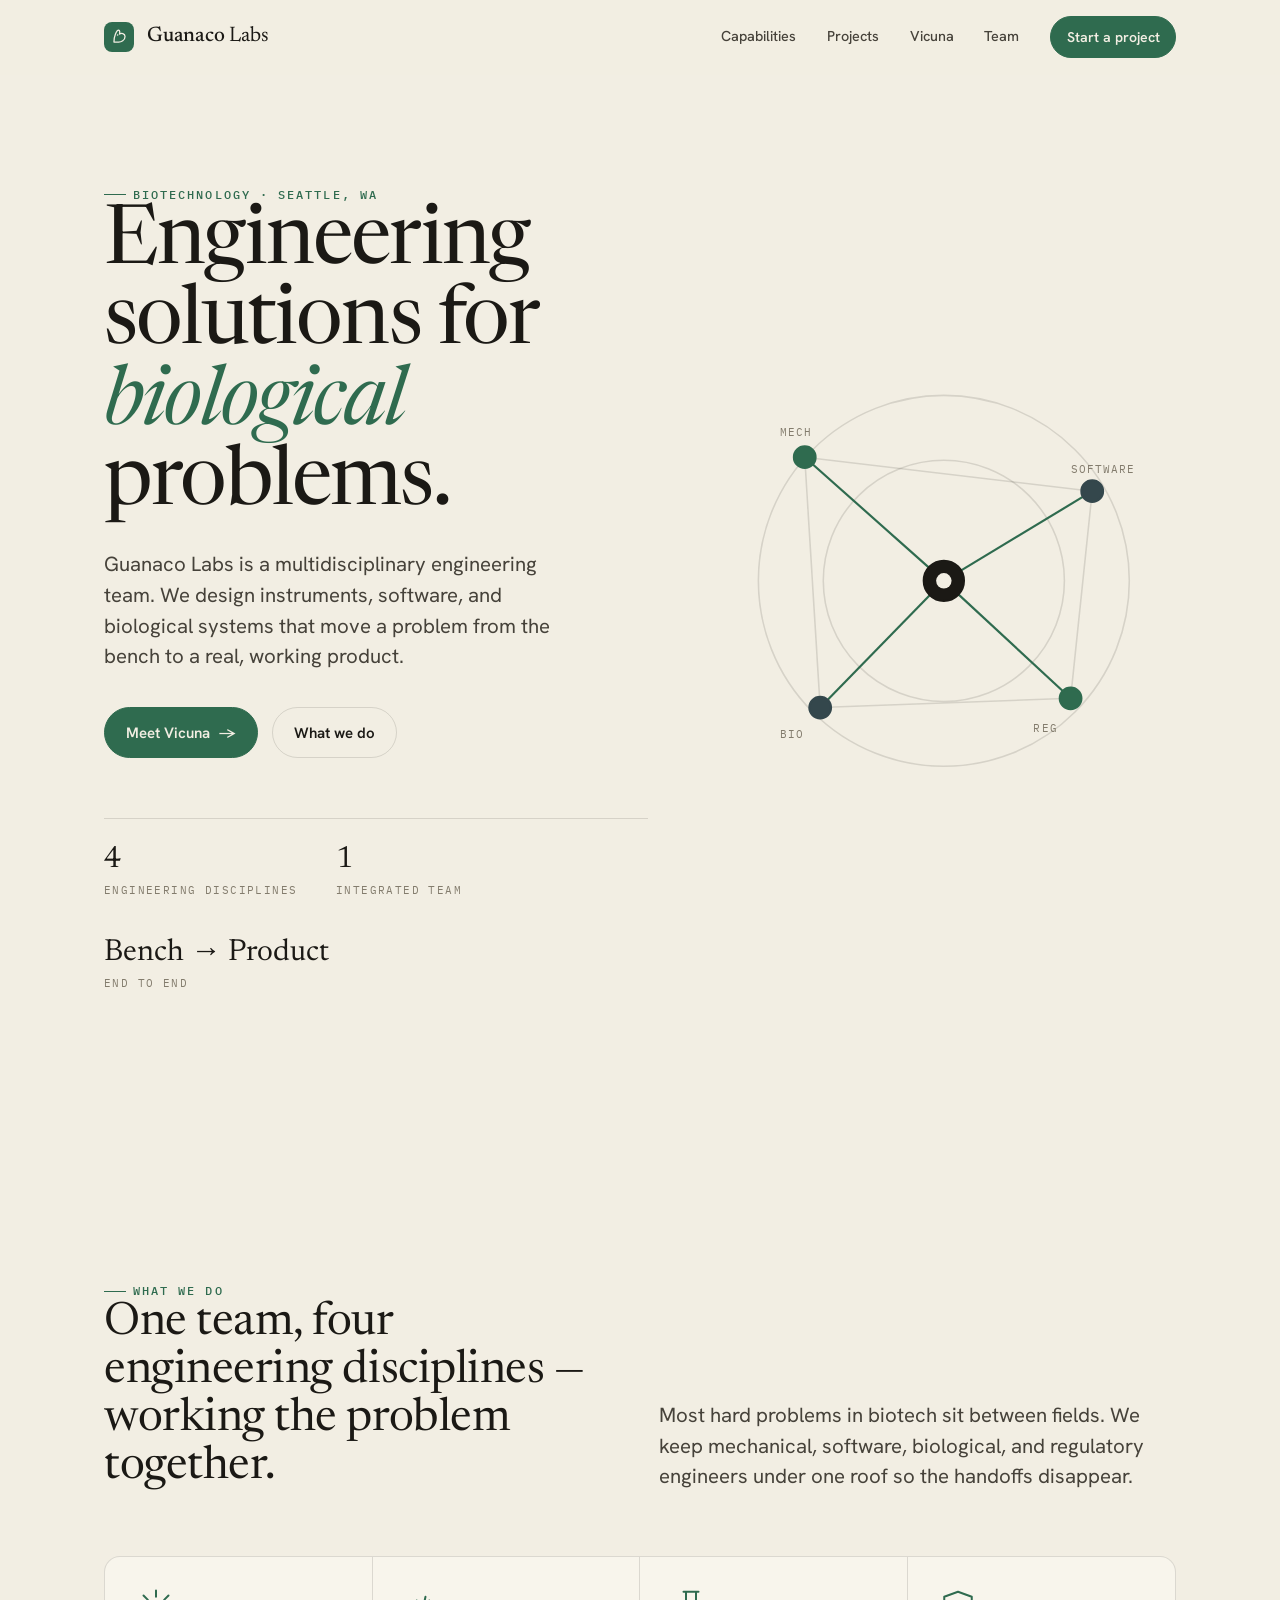
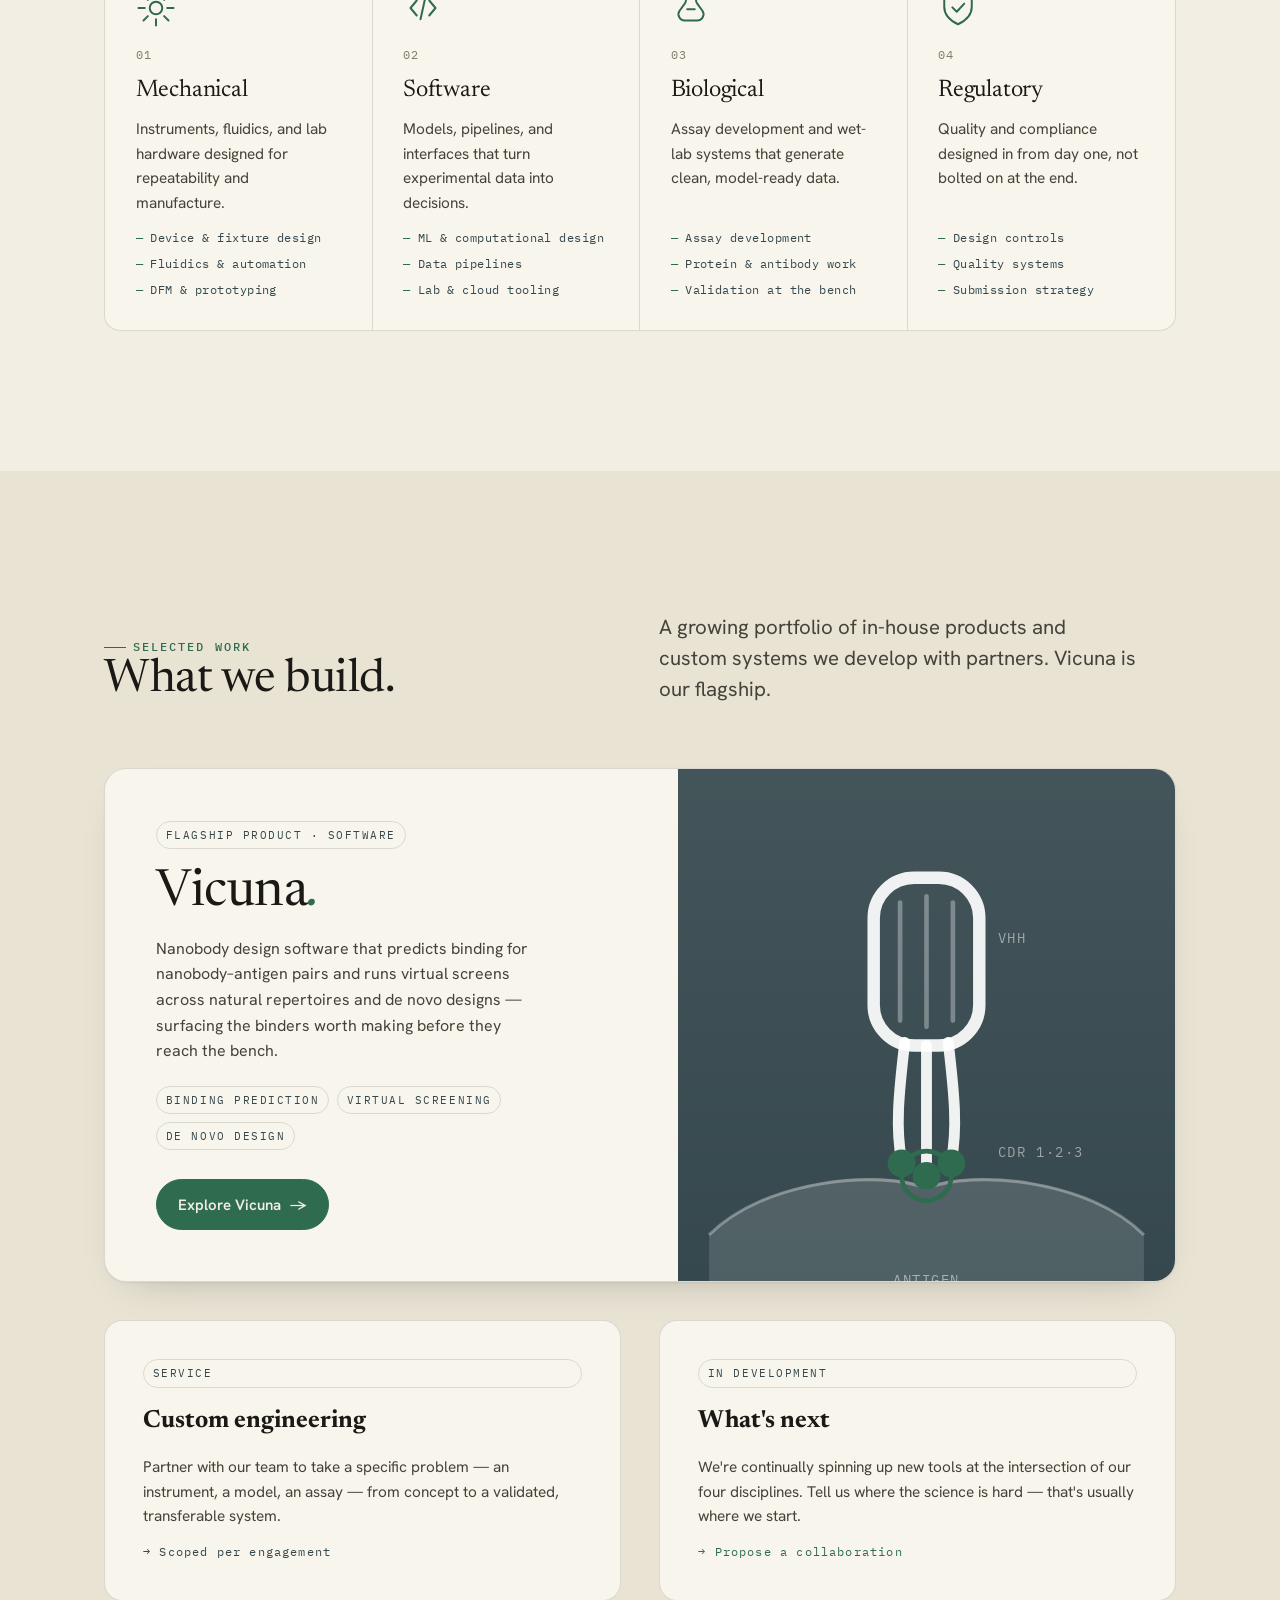
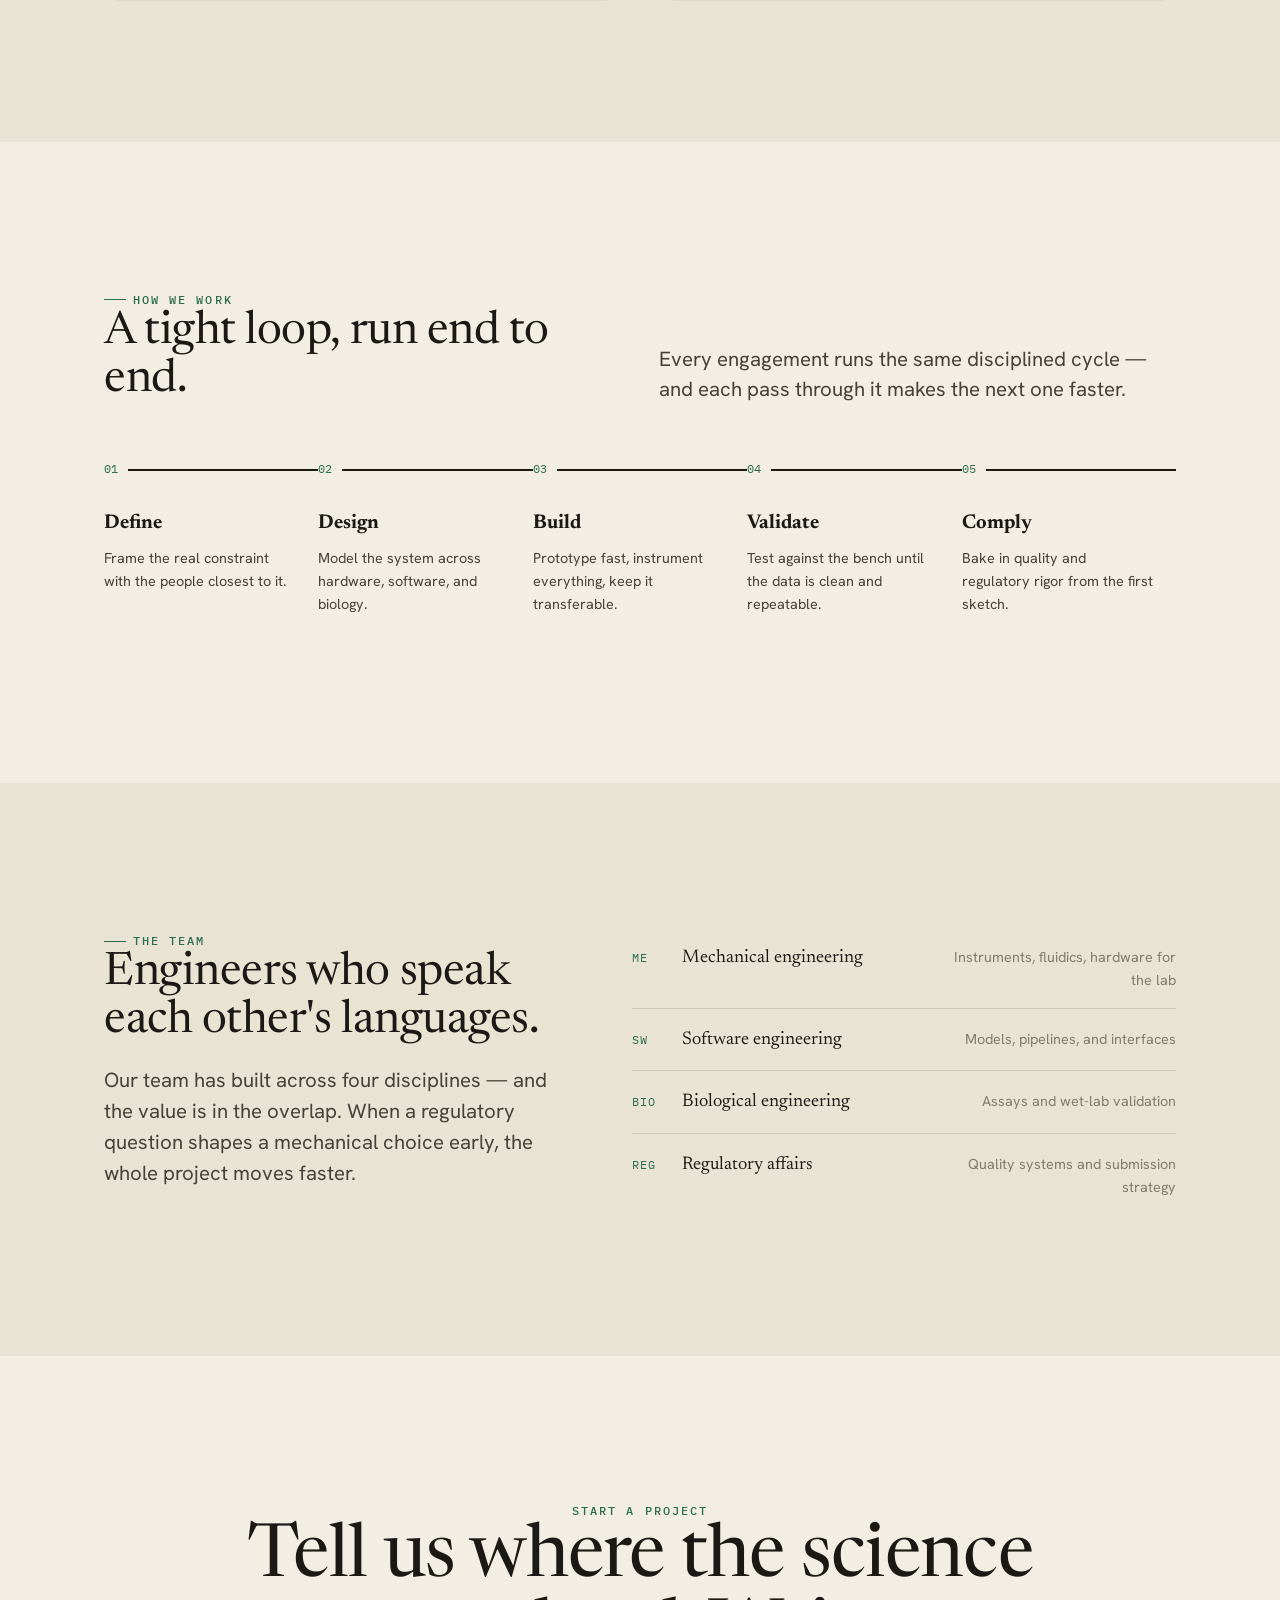
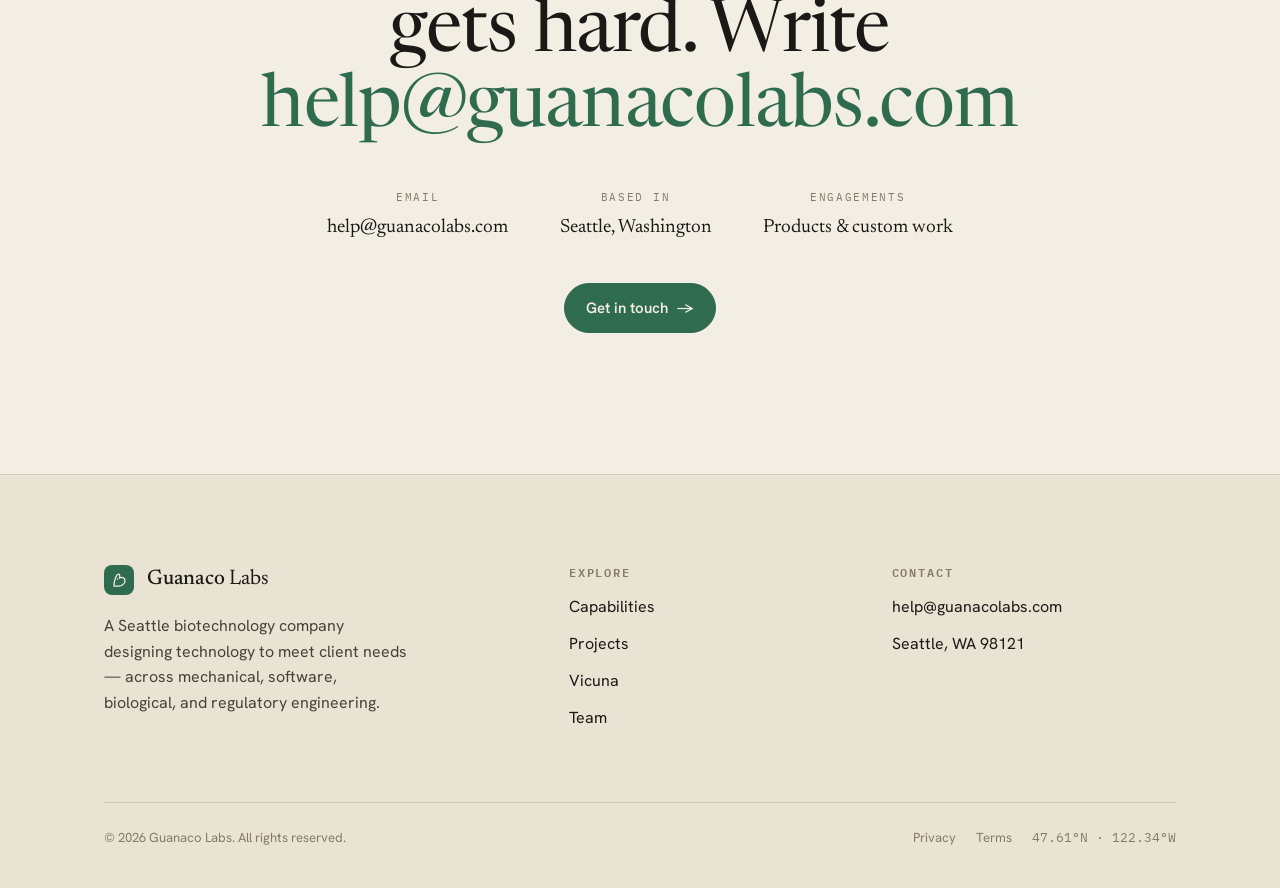
<file: index.html>
<!DOCTYPE html>
<html lang="en" data-theme="light">
<head>
<meta charset="UTF-8" />
<meta name="viewport" content="width=device-width, initial-scale=1.0" />
<title>Guanaco Labs — Biotechnology, engineered</title>
<meta name="description" content="Guanaco Labs is a Seattle biotechnology company designing technology to meet client needs — across mechanical, software, biological, and regulatory engineering." />
<link rel="preconnect" href="https://fonts.googleapis.com" />
<link rel="preconnect" href="https://fonts.gstatic.com" crossorigin />
<link rel="stylesheet" href="styles.css" />
<script>
  /* enable entrance animations unless ?noanim (reduced-motion is handled in CSS) */
  (function () {
    try {
      if (location.search.indexOf('noanim') < 0) document.documentElement.classList.add('anim');
    } catch (e) { document.documentElement.classList.add('anim'); }
  })();
</script>
<style>
  /* ===== page-specific ===== */
  .hero { position: relative; padding-top: clamp(48px, 8vw, 104px); padding-bottom: var(--section-y); overflow: hidden; }
  .hero-grid { display: grid; grid-template-columns: 1.08fr .92fr; gap: clamp(32px, 5vw, 72px); align-items: center; }
  .hero h1 { font-size: clamp(2.7rem, 6.4vw, 5.4rem); line-height: .98; letter-spacing: -.022em; }
  .hero h1 em { font-style: italic; color: var(--accent); }
  .hero .lead { margin-top: 1.5rem; max-width: 44ch; }
  .hero-cta { display: flex; flex-wrap: wrap; gap: 14px; margin-top: 2.2rem; }
  .hero-meta { display:flex; flex-wrap:wrap; gap: clamp(20px,3vw,44px); margin-top: clamp(36px,5vw,60px); padding-top: 26px; border-top: 1px solid var(--line); }
  .hero-meta .stat .n { font-family: var(--font-serif); font-size: 1.9rem; line-height:1; }
  .hero-meta .stat .l { font-family: var(--font-mono); font-size:.68rem; letter-spacing:.13em; text-transform:uppercase; color: var(--muted); margin-top:.6em; }
  .hero-visual { position: relative; aspect-ratio: 1/1; }
  [data-motif="off"] .hero-visual { display: none; }
  [data-motif="off"] .hero-grid { grid-template-columns: 1fr; max-width: 56rem; }
  @media (max-width: 860px){ .hero-grid { grid-template-columns: 1fr; } .hero-visual { max-width: 440px; margin-inline:auto; order:-1; } }

  .lattice { width:100%; height:100%; overflow:visible; }
  .lattice .edge { stroke: var(--line); stroke-width:1; }
  .lattice .edge.live { stroke: var(--accent); stroke-width:1.4; }
  .lattice .node { fill: var(--paper); stroke: var(--ink); stroke-width:1.4; }
  .lattice .node.accent { fill: var(--accent); stroke: var(--accent); }
  .lattice .node.slate { fill: var(--slate); stroke: var(--slate); }
  .lattice .ring { fill:none; stroke: var(--line); stroke-width:1; }
  .lattice .lab { font-family: var(--font-mono); font-size: 7px; letter-spacing:.1em; text-transform:uppercase; fill: var(--muted); }
  @media (prefers-reduced-motion: no-preference){
    .lattice .spin { transform-origin: 50% 50%; animation: spin 60s linear infinite; }
    .lattice .pulse { animation: pdot 4s ease-in-out infinite; }
    .lattice .pulse.b { animation-delay: 1.3s; } .lattice .pulse.c { animation-delay: 2.6s; }
  }
  @keyframes spin { to { transform: rotate(360deg); } }
  @keyframes pdot { 0%,100%{ opacity:.25 } 50%{ opacity:1 } }

  /* capabilities */
  .cap-head { display:grid; grid-template-columns: 1fr 1fr; gap: var(--gap); align-items:end; margin-bottom: clamp(40px,5vw,64px); }
  .cap-head h2 { font-size: clamp(2rem, 3.6vw, 3.1rem); }
  @media (max-width:780px){ .cap-head { grid-template-columns:1fr; } }
  .caps { display:grid; grid-template-columns: repeat(4, 1fr); gap: 0; border:1px solid var(--line); border-radius: 16px; overflow:hidden; background: var(--card); }
  .cap {
    padding: clamp(24px,2.4vw,34px); border-right:1px solid var(--line);
    display:flex; flex-direction:column; gap:14px; min-height: 290px;
    transition: background .3s;
  }
  .cap:last-child { border-right:0; }
  .cap:hover { background: var(--paper-2); }
  .cap .num { font-family:var(--font-mono); font-size:.72rem; color: var(--muted); letter-spacing:.1em; }
  .cap .ico { width:40px; height:40px; color: var(--accent); margin-bottom: 4px;}
  .cap h3 { font-size: 1.5rem; }
  .cap p { color: var(--ink-soft); font-size:.96rem; }
  .cap ul { list-style:none; padding:0; margin-top:auto; display:flex; flex-direction:column; gap:.45em; }
  .cap li { font-family:var(--font-mono); font-size:.72rem; color: var(--slate); letter-spacing:.04em; display:flex; gap:.6em; }
  .cap li::before { content:"—"; color: var(--accent); }
  @media (max-width: 980px){ .caps { grid-template-columns: 1fr 1fr; } .cap:nth-child(2){border-right:0} .cap:nth-child(1),.cap:nth-child(2){border-bottom:1px solid var(--line)} }
  @media (max-width: 560px){ .caps { grid-template-columns: 1fr; } .cap { border-right:0; border-bottom:1px solid var(--line); min-height:0; } .cap:last-child{border-bottom:0} }

  /* projects */
  .projects { background: var(--paper-2); }
  .proj-flag {
    display:grid; grid-template-columns: 1.05fr 1fr; gap: clamp(28px,4vw,56px); align-items:center;
    background: var(--card); border:1px solid var(--line); border-radius: 22px; overflow:hidden;
    box-shadow: var(--shadow);
  }
  .proj-flag .pf-body { padding: clamp(32px,4vw,56px); }
  .proj-flag h3 { font-size: clamp(2.2rem,4vw,3.4rem); margin: .35em 0 .3em; }
  .proj-flag h3 em { font-style: italic; color: var(--accent); }
  .proj-flag p { color: var(--ink-soft); max-width: 42ch; }
  .pf-feats { display:flex; flex-wrap:wrap; gap:8px; margin: 1.4em 0 1.8em; }
  .pf-visual { align-self:stretch; background: var(--slate); position:relative; min-height: 360px; overflow:hidden; }
  .pf-visual .ab { position:absolute; inset:0; }
  @media (max-width: 860px){ .proj-flag { grid-template-columns:1fr; } .pf-visual { order:-1; min-height: 280px; } }

  .proj-row { display:grid; grid-template-columns: repeat(2,1fr); gap: var(--gap); margin-top: var(--gap); }
  .proj-card {
    background: var(--card); border:1px solid var(--line); border-radius: 18px; padding: clamp(26px,3vw,38px);
    display:flex; flex-direction:column; gap:14px; transition: transform .3s cubic-bezier(.2,.8,.2,1), box-shadow .3s, border-color .3s;
  }
  .proj-card:hover { transform: translateY(-4px); box-shadow: var(--shadow); border-color: color-mix(in srgb, var(--accent) 40%, var(--line)); }
  .proj-card h4 { font-family: var(--font-serif); font-size: 1.55rem; }
  .proj-card p { color: var(--ink-soft); font-size:.96rem; }
  .proj-card .status { margin-top:auto; }
  @media (max-width: 680px){ .proj-row { grid-template-columns:1fr; } }

  /* approach */
  .steps { display:grid; grid-template-columns: repeat(5, 1fr); gap: 0; counter-reset: s; margin-top: clamp(40px,5vw,60px); }
  .step { padding: 26px 22px 26px 0; border-top: 2px solid var(--ink); position: relative; }
  .step::before {
    counter-increment: s; content: counter(s,decimal-leading-zero);
    font-family: var(--font-mono); font-size:.74rem; color: var(--accent); position:absolute; top: -2px; left:0;
    background: var(--paper); padding-right: 10px; transform: translateY(-50%);
  }
  .step h4 { font-family: var(--font-serif); font-size: 1.25rem; margin: 10px 0 8px; }
  .step p { font-size:.9rem; color: var(--ink-soft); }
  @media (max-width: 900px){ .steps { grid-template-columns: 1fr 1fr; gap: 8px 28px;} }
  @media (max-width: 520px){ .steps { grid-template-columns: 1fr; } }

  /* team */
  .team { background: var(--paper-2); }
  .team-grid { display:grid; grid-template-columns: .92fr 1.08fr; gap: clamp(32px,5vw,72px); align-items:start; }
  .team-grid h2 { font-size: clamp(2rem,3.6vw,3rem); }
  .disc-list { list-style:none; padding:0; margin-top: .2em; display:flex; flex-direction:column; }
  .disc-list li { display:flex; gap:16px; align-items:baseline; padding: 16px 0; border-top:1px solid var(--line); }
  .disc-list li .k { font-family: var(--font-mono); font-size:.72rem; color: var(--accent); letter-spacing:.08em; min-width: 34px; }
  .disc-list li .t { font-family: var(--font-serif); font-size: 1.15rem; }
  .disc-list li .d { color: var(--muted); font-size:.9rem; margin-left:auto; text-align:right; max-width: 30ch; }
  .disc-list li:first-child { border-top:0; }
  @media (max-width: 820px){ .team-grid { grid-template-columns:1fr; } .disc-list li .d { display:none; } }

  /* contact */
  .contact-inner { text-align:center; max-width: 60rem; margin-inline:auto; }
  .contact-inner h2 { font-size: clamp(2.4rem, 6vw, 4.6rem); line-height:1.02; }
  .contact-inner h2 a { color: var(--accent); text-decoration: none; position: relative; white-space:nowrap; }
  .contact-inner h2 a::after { content:""; position:absolute; left:0; right:0; bottom:.04em; height:2px; background: var(--accent); transform: scaleX(.0); transform-origin:left; transition: transform .4s cubic-bezier(.2,.8,.2,1); }
  .contact-inner h2 a:hover::after { transform: scaleX(1); }
  .contact-meta { display:flex; flex-wrap:wrap; justify-content:center; gap: clamp(20px,4vw,52px); margin-top: 2.6rem; }
  .contact-meta .cm { text-align:center; }
  .contact-meta .cm .l { font-family:var(--font-mono); font-size:.66rem; letter-spacing:.16em; text-transform:uppercase; color: var(--muted); }
  .contact-meta .cm .v { font-family: var(--font-serif); font-size: 1.2rem; margin-top:.4em; }
</style>
</head>
<body>

<!-- ================= HEADER ================= -->
<header class="site-header" id="header">
  <div class="wrap nav">
    <a class="brand brand--accent" href="index.html" aria-label="Guanaco Labs home">
      <span class="mark" aria-hidden="true">
        <svg viewBox="0 0 24 24" fill="none"><path d="M5 19 C5 12, 8 4, 11 4 C12.5 4, 12.5 7, 12 9 C14 7, 19 8, 19 12 C19 17, 14 19, 11 19 Z" stroke="currentColor" stroke-width="1.6" stroke-linejoin="round"/><circle cx="9.6" cy="10" r="1" fill="currentColor"/></svg>
      </span>
      <span><b>Guanaco</b> Labs</span>
    </a>
    <nav class="nav-links" id="navlinks">
      <a class="navlink" href="#capabilities">Capabilities</a>
      <a class="navlink" href="#projects">Projects</a>
      <a class="navlink" href="vicuna.html">Vicuna</a>
      <a class="navlink" href="#team">Team</a>
      <a class="btn btn--accent nav-cta" href="mailto:help@guanacolabs.com">Start a project</a>
    </nav>
    <button class="menu-toggle" id="menuToggle" aria-label="Menu">
      <svg width="20" height="20" viewBox="0 0 20 20" fill="none"><path d="M3 6h14M3 10h14M3 14h14" stroke="currentColor" stroke-width="1.6" stroke-linecap="round"/></svg>
    </button>
  </div>
</header>

<main>
<!-- ================= HERO ================= -->
<section class="hero">
  <div class="wrap hero-grid">
    <div class="hero-copy">
      <span class="eyebrow reveal">Biotechnology · Seattle, WA</span>
      <h1 class="reveal" data-d="1">Engineering solutions for <em>biological</em> problems.</h1>
      <p class="lead reveal" data-d="2">Guanaco Labs is a multidisciplinary engineering team. We design instruments, software, and biological systems that move a problem from the bench to a real, working product.</p>
      <div class="hero-cta reveal" data-d="3">
        <a class="btn btn--accent" href="vicuna.html">Meet Vicuna <span class="arr">→</span></a>
        <a class="btn btn--ghost" href="#capabilities">What we do</a>
      </div>
      <div class="hero-meta reveal" data-d="4">
        <div class="stat"><div class="n">4</div><div class="l">Engineering disciplines</div></div>
        <div class="stat"><div class="n">1</div><div class="l">Integrated team</div></div>
        <div class="stat"><div class="n">Bench&nbsp;→&nbsp;Product</div><div class="l">End to end</div></div>
      </div>
    </div>

    <div class="hero-visual reveal" data-d="2" aria-hidden="true">
      <svg class="lattice" viewBox="0 0 300 300">
        <g class="spin">
          <circle class="ring" cx="150" cy="150" r="120"/>
          <circle class="ring" cx="150" cy="150" r="78"/>
        </g>
        <!-- edges -->
        <g>
          <line class="edge live" x1="150" y1="150" x2="60" y2="70"/>
          <line class="edge live" x1="150" y1="150" x2="246" y2="92"/>
          <line class="edge live" x1="150" y1="150" x2="70" y2="232"/>
          <line class="edge live" x1="150" y1="150" x2="232" y2="226"/>
          <line class="edge" x1="60" y1="70" x2="246" y2="92"/>
          <line class="edge" x1="246" y1="92" x2="232" y2="226"/>
          <line class="edge" x1="232" y1="226" x2="70" y2="232"/>
          <line class="edge" x1="70" y1="232" x2="60" y2="70"/>
        </g>
        <!-- outer nodes -->
        <circle class="node accent pulse" cx="60" cy="70" r="7"/>
        <circle class="node slate pulse b" cx="246" cy="92" r="7"/>
        <circle class="node slate pulse c" cx="70" cy="232" r="7"/>
        <circle class="node accent pulse" cx="232" cy="226" r="7"/>
        <!-- center -->
        <circle class="node" cx="150" cy="150" r="13" style="fill:var(--ink);stroke:var(--ink)"/>
        <circle cx="150" cy="150" r="5" style="fill:var(--paper)"/>
        <text class="lab" x="44" y="56">MECH</text>
        <text class="lab" x="232" y="80">SOFTWARE</text>
        <text class="lab" x="44" y="252">BIO</text>
        <text class="lab" x="208" y="248">REG</text>
      </svg>
    </div>
  </div>
</section>

<!-- ================= CAPABILITIES ================= -->
<section class="section" id="capabilities">
  <div class="wrap">
    <div class="cap-head">
      <div>
        <span class="eyebrow reveal">What we do</span>
        <h2 class="reveal" data-d="1">One team, four engineering disciplines — working the problem together.</h2>
      </div>
      <p class="lead reveal" data-d="2">Most hard problems in biotech sit between fields. We keep mechanical, software, biological, and regulatory engineers under one roof so the handoffs disappear.</p>
    </div>

    <div class="caps">
      <div class="cap reveal" data-d="1">
        <svg class="ico" viewBox="0 0 32 32" fill="none"><circle cx="16" cy="16" r="5" stroke="currentColor" stroke-width="1.6"/><path d="M16 2v5M16 25v5M2 16h5M25 16h5M6 6l3.5 3.5M22.5 22.5 26 26M26 6l-3.5 3.5M9.5 22.5 6 26" stroke="currentColor" stroke-width="1.6" stroke-linecap="round"/></svg>
        <div class="num">01</div>
        <h3>Mechanical</h3>
        <p>Instruments, fluidics, and lab hardware designed for repeatability and manufacture.</p>
        <ul><li>Device & fixture design</li><li>Fluidics & automation</li><li>DFM & prototyping</li></ul>
      </div>
      <div class="cap reveal" data-d="2">
        <svg class="ico" viewBox="0 0 32 32" fill="none"><path d="M11 10 6 16l5 6M21 10l5 6-5 6M18 7l-4 18" stroke="currentColor" stroke-width="1.6" stroke-linecap="round" stroke-linejoin="round"/></svg>
        <div class="num">02</div>
        <h3>Software</h3>
        <p>Models, pipelines, and interfaces that turn experimental data into decisions.</p>
        <ul><li>ML & computational design</li><li>Data pipelines</li><li>Lab & cloud tooling</li></ul>
      </div>
      <div class="cap reveal" data-d="3">
        <svg class="ico" viewBox="0 0 32 32" fill="none"><path d="M12 3v6.5a5 5 0 0 1-1 3L7 18a5 5 0 0 0 4 8h10a5 5 0 0 0 4-8l-4-5.5a5 5 0 0 1-1-3V3M10 3h12M13 17h6" stroke="currentColor" stroke-width="1.6" stroke-linecap="round" stroke-linejoin="round"/></svg>
        <div class="num">03</div>
        <h3>Biological</h3>
        <p>Assay development and wet-lab systems that generate clean, model-ready data.</p>
        <ul><li>Assay development</li><li>Protein & antibody work</li><li>Validation at the bench</li></ul>
      </div>
      <div class="cap reveal" data-d="4">
        <svg class="ico" viewBox="0 0 32 32" fill="none"><path d="M16 3 27 7v8c0 7-4.5 11-11 14C9.5 26 5 22 5 15V7l11-4Z" stroke="currentColor" stroke-width="1.6" stroke-linejoin="round"/><path d="M11.5 15.5 15 19l6-6.5" stroke="currentColor" stroke-width="1.6" stroke-linecap="round" stroke-linejoin="round"/></svg>
        <div class="num">04</div>
        <h3>Regulatory</h3>
        <p>Quality and compliance designed in from day one, not bolted on at the end.</p>
        <ul><li>Design controls</li><li>Quality systems</li><li>Submission strategy</li></ul>
      </div>
    </div>
  </div>
</section>

<!-- ================= PROJECTS ================= -->
<section class="section projects" id="projects">
  <div class="wrap">
    <div class="cap-head">
      <div>
        <span class="eyebrow reveal">Selected work</span>
        <h2 class="reveal" data-d="1">What we build.</h2>
      </div>
      <p class="lead reveal" data-d="2">A growing portfolio of in-house products and custom systems we develop with partners. Vicuna is our flagship.</p>
    </div>

    <!-- flagship -->
    <article class="proj-flag reveal">
      <div class="pf-body">
        <span class="tag">Flagship product · Software</span>
        <h3>Vicuna<em>.</em></h3>
        <p>Nanobody design software that predicts binding for nanobody&ndash;antigen pairs and runs virtual screens across natural repertoires and de novo designs &mdash; surfacing the binders worth making before they reach the bench.</p>
        <div class="pf-feats">
          <span class="tag">Binding prediction</span>
          <span class="tag">Virtual screening</span>
          <span class="tag">De novo design</span>
        </div>
        <div><a class="btn btn--accent" href="vicuna.html">Explore Vicuna <span class="arr">→</span></a></div>
      </div>
      <div class="pf-visual">
        <svg class="ab" viewBox="0 0 320 360" preserveAspectRatio="xMidYMid slice" aria-hidden="true">
          <defs>
            <linearGradient id="abg" x1="0" y1="0" x2="0" y2="1">
              <stop offset="0" stop-color="rgba(255,255,255,.08)"/><stop offset="1" stop-color="rgba(255,255,255,0)"/>
            </linearGradient>
          </defs>
          <rect width="320" height="360" fill="url(#abg)"/>
          <!-- nanobody (VHH) domain docking an antigen -->
          <!-- antigen surface -->
          <path d="M20 300 C 56 264, 126 258, 158 268 C 165 271, 159 286, 160 286 C 161 286, 155 271, 162 268 C 194 258, 264 264, 300 300 L300 360 L20 360 Z" fill="rgba(255,255,255,.13)"/>
          <path d="M20 300 C 56 264, 130 258, 160 270 C 190 258, 264 264, 300 300" fill="none" stroke="rgba(255,255,255,.32)" stroke-width="2"/>
          <!-- VHH single domain -->
          <rect x="126" y="70" width="68" height="108" rx="26" fill="none" stroke="rgba(255,255,255,.92)" stroke-width="8"/>
          <g stroke="rgba(255,255,255,.32)" stroke-width="3" stroke-linecap="round">
            <line x1="143" y1="86" x2="143" y2="162"/><line x1="160" y1="82" x2="160" y2="166"/><line x1="177" y1="86" x2="177" y2="162"/>
          </g>
          <!-- CDR loops into the antigen -->
          <g stroke="rgba(255,255,255,.92)" stroke-width="7" fill="none" stroke-linecap="round">
            <path d="M146 176 C 142 210, 140 232, 144 252"/>
            <path d="M160 178 C 160 214, 160 238, 160 260"/>
            <path d="M174 176 C 178 210, 180 232, 176 252"/>
          </g>
          <g fill="var(--accent)">
            <circle cx="144" cy="254" r="9"/><circle cx="160" cy="262" r="9"/><circle cx="176" cy="254" r="9"/>
          </g>
          <circle cx="160" cy="262" r="16" fill="none" stroke="var(--accent)" stroke-width="3"/>
          <g fill="rgba(255,255,255,.5)" font-family="IBM Plex Mono, monospace" font-size="9" letter-spacing="1">
            <text x="206" y="112">VHH</text>
            <text x="206" y="250">CDR 1·2·3</text>
            <text x="160" y="332" text-anchor="middle">ANTIGEN</text>
          </g>
        </svg>
      </div>
    </article>

    <!-- secondary -->
    <div class="proj-row">
      <article class="proj-card reveal" data-d="1">
        <span class="tag">Service</span>
        <h4>Custom engineering</h4>
        <p>Partner with our team to take a specific problem — an instrument, a model, an assay — from concept to a validated, transferable system.</p>
        <span class="status mono" style="font-size:.74rem; letter-spacing:.1em; color:var(--slate)">→ Scoped per engagement</span>
      </article>
      <article class="proj-card reveal" data-d="2">
        <span class="tag">In development</span>
        <h4>What's next</h4>
        <p>We're continually spinning up new tools at the intersection of our four disciplines. Tell us where the science is hard — that's usually where we start.</p>
        <a class="status" href="mailto:help@guanacolabs.com" style="font-family:var(--font-mono); font-size:.74rem; letter-spacing:.1em; color:var(--accent)">→ Propose a collaboration</a>
      </article>
    </div>
  </div>
</section>

<!-- ================= APPROACH ================= -->
<section class="section" id="approach">
  <div class="wrap">
    <div class="cap-head">
      <div>
        <span class="eyebrow reveal">How we work</span>
        <h2 class="reveal" data-d="1">A tight loop, run end to end.</h2>
      </div>
      <p class="lead reveal" data-d="2">Every engagement runs the same disciplined cycle — and each pass through it makes the next one faster.</p>
    </div>
    <div class="steps">
      <div class="step reveal" data-d="1"><h4>Define</h4><p>Frame the real constraint with the people closest to it.</p></div>
      <div class="step reveal" data-d="2"><h4>Design</h4><p>Model the system across hardware, software, and biology.</p></div>
      <div class="step reveal" data-d="3"><h4>Build</h4><p>Prototype fast, instrument everything, keep it transferable.</p></div>
      <div class="step reveal" data-d="4"><h4>Validate</h4><p>Test against the bench until the data is clean and repeatable.</p></div>
      <div class="step reveal" data-d="5"><h4>Comply</h4><p>Bake in quality and regulatory rigor from the first sketch.</p></div>
    </div>
  </div>
</section>

<!-- ================= TEAM ================= -->
<section class="section team" id="team">
  <div class="wrap team-grid">
    <div class="team-copy">
      <span class="eyebrow reveal">The team</span>
      <h2 class="reveal" data-d="1">Engineers who speak each other's languages.</h2>
      <p class="lead reveal" data-d="2" style="margin-top:1.2rem">Our team has built across four disciplines — and the value is in the overlap. When a regulatory question shapes a mechanical choice early, the whole project moves faster.</p>
    </div>
    <ul class="disc-list reveal" data-d="2">
      <li><span class="k">ME</span><span class="t">Mechanical engineering</span><span class="d">Instruments, fluidics, hardware for the lab</span></li>
      <li><span class="k">SW</span><span class="t">Software engineering</span><span class="d">Models, pipelines, and interfaces</span></li>
      <li><span class="k">BIO</span><span class="t">Biological engineering</span><span class="d">Assays and wet-lab validation</span></li>
      <li><span class="k">REG</span><span class="t">Regulatory affairs</span><span class="d">Quality systems and submission strategy</span></li>
    </ul>
  </div>
</section>

<!-- ================= CONTACT ================= -->
<section class="section" id="contact">
  <div class="wrap contact-inner">
    <span class="eyebrow no-rule reveal" style="justify-content:center">Start a project</span>
    <h2 class="reveal" data-d="1">Tell us where the science gets hard. Write <a href="mailto:help@guanacolabs.com">help@guanacolabs.com</a></h2>
    <div class="contact-meta reveal" data-d="2">
      <div class="cm"><div class="l">Email</div><div class="v">help@guanacolabs.com</div></div>
      <div class="cm"><div class="l">Based in</div><div class="v">Seattle, Washington</div></div>
      <div class="cm"><div class="l">Engagements</div><div class="v">Products & custom work</div></div>
    </div>
    <div style="margin-top:2.4rem" class="reveal" data-d="3">
      <a class="btn btn--accent" href="mailto:help@guanacolabs.com">Get in touch <span class="arr">→</span></a>
    </div>
  </div>
</section>
</main>

<!-- ================= FOOTER ================= -->
<footer class="site-footer">
  <div class="wrap">
    <div class="foot-grid">
      <div class="foot-about">
        <a class="brand brand--accent" href="index.html">
          <span class="mark" aria-hidden="true"><svg viewBox="0 0 24 24" fill="none"><path d="M5 19 C5 12, 8 4, 11 4 C12.5 4, 12.5 7, 12 9 C14 7, 19 8, 19 12 C19 17, 14 19, 11 19 Z" stroke="currentColor" stroke-width="1.6" stroke-linejoin="round"/><circle cx="9.6" cy="10" r="1" fill="currentColor"/></svg></span>
          <span><b>Guanaco</b> Labs</span>
        </a>
        <p class="foot-blurb">A Seattle biotechnology company designing technology to meet client needs — across mechanical, software, biological, and regulatory engineering.</p>
      </div>
      <div>
        <h4>Explore</h4>
        <ul>
          <li><a href="#capabilities">Capabilities</a></li>
          <li><a href="#projects">Projects</a></li>
          <li><a href="vicuna.html">Vicuna</a></li>
          <li><a href="#team">Team</a></li>
        </ul>
      </div>
      <div>
        <h4>Contact</h4>
        <ul>
          <li><a href="mailto:help@guanacolabs.com">help@guanacolabs.com</a></li>
          <li>Seattle, WA 98121</li>
        </ul>
      </div>
    </div>
    <div class="foot-bottom">
      <span>© 2026 Guanaco Labs. All rights reserved.</span>
      <span style="display:inline-flex; gap:20px; align-items:center; flex-wrap:wrap">
        <a href="privacy.html">Privacy</a>
        <a href="terms.html">Terms</a>
        <span class="mono">47.61°N · 122.34°W</span>
      </span>
    </div>
  </div>
</footer>

<script>
  /* header scroll state */
  var header = document.getElementById('header');
  addEventListener('scroll', function(){ header.classList.toggle('scrolled', scrollY > 12); }, { passive:true });

  /* mobile menu */
  var mt = document.getElementById('menuToggle'), nl = document.getElementById('navlinks');
  mt && mt.addEventListener('click', function(){ nl.classList.toggle('open'); });
  nl && nl.addEventListener('click', function(e){ if (e.target.tagName === 'A') nl.classList.remove('open'); });

  /* reveal on scroll — robust: initial in-view check + scroll + failsafe */
  var reveals = [].slice.call(document.querySelectorAll('.reveal'));
  function revealInView(){
    var vh = window.innerHeight || document.documentElement.clientHeight;
    for (var i = reveals.length - 1; i >= 0; i--) {
      var el = reveals[i];
      if (el.getBoundingClientRect().top < vh * 0.92) { el.classList.add('in'); reveals.splice(i, 1); }
    }
  }
  revealInView();
  requestAnimationFrame(revealInView);
  addEventListener('scroll', revealInView, { passive: true });
  addEventListener('resize', revealInView, { passive: true });
  /* failsafe: never leave content hidden */
  setTimeout(function(){ document.querySelectorAll('.reveal').forEach(function(el){ el.classList.add('in'); }); }, 2600);
</script>
</body>
</html>
</file>
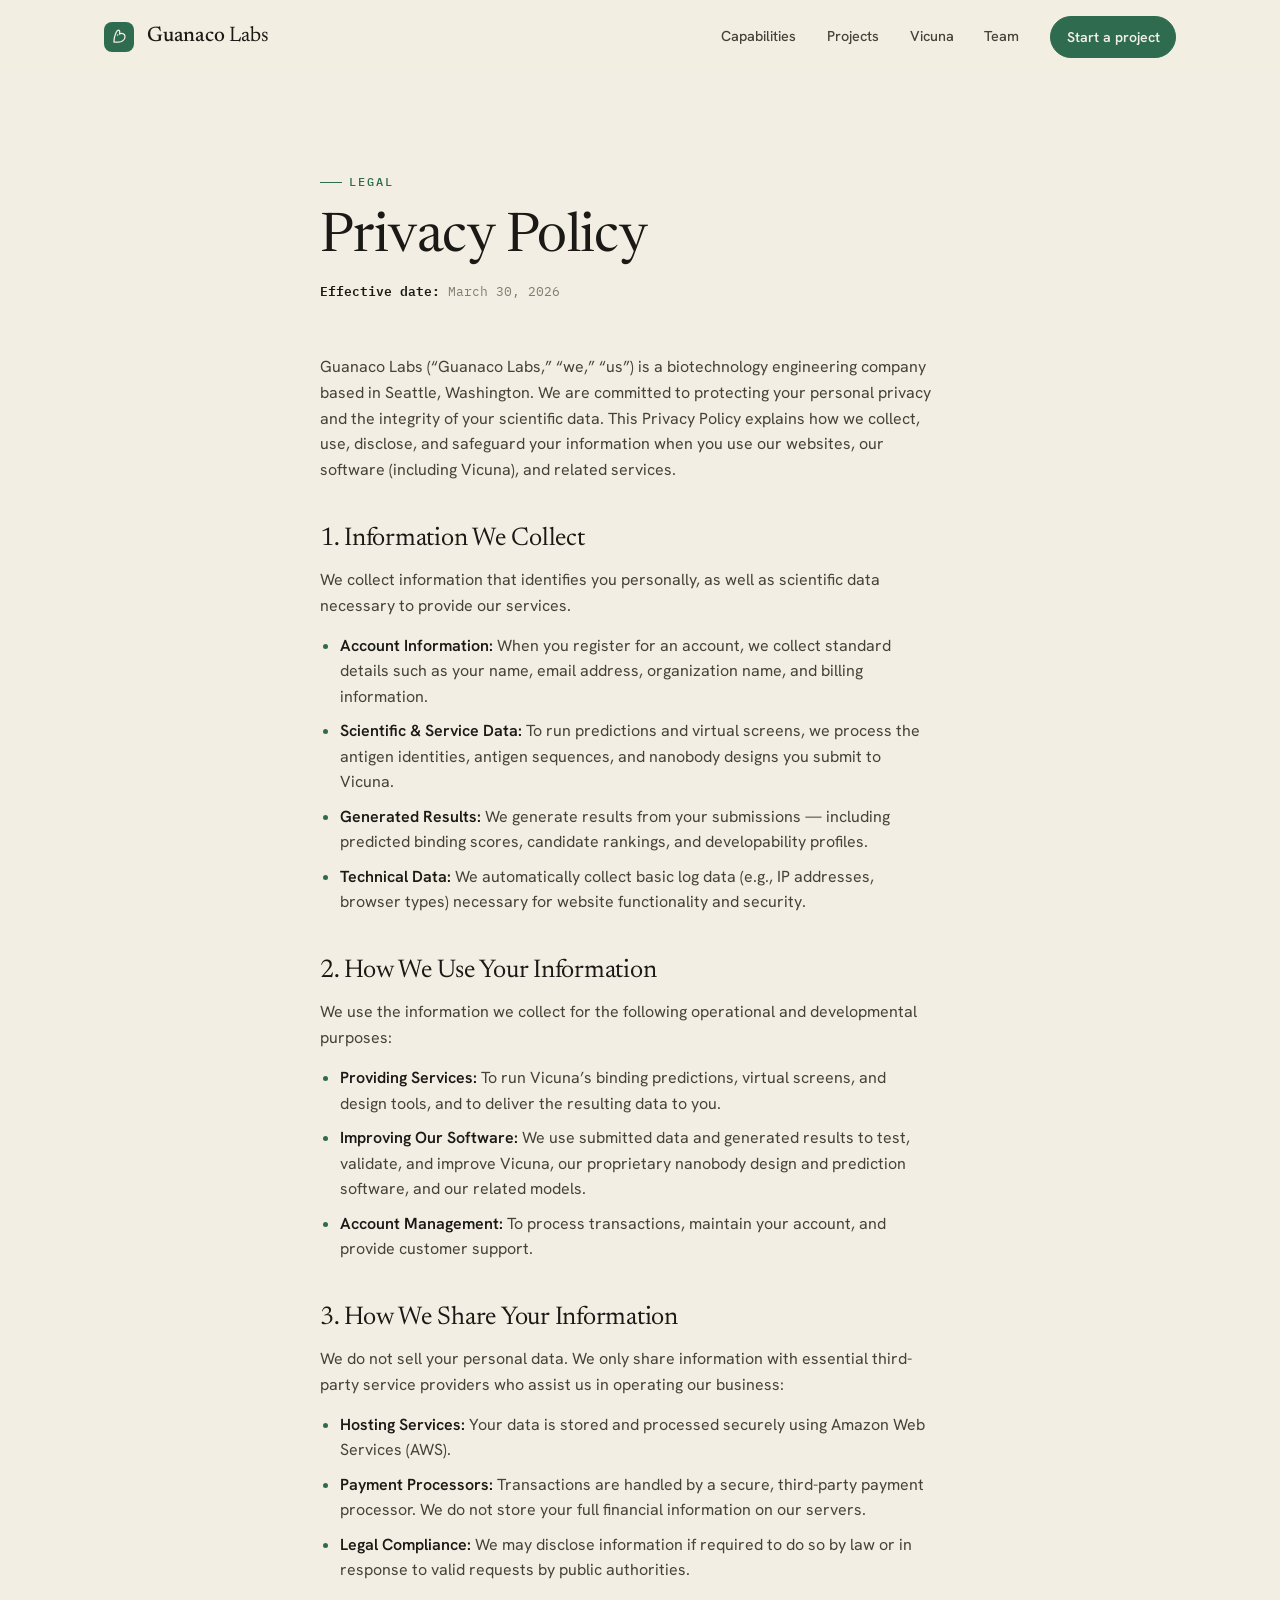
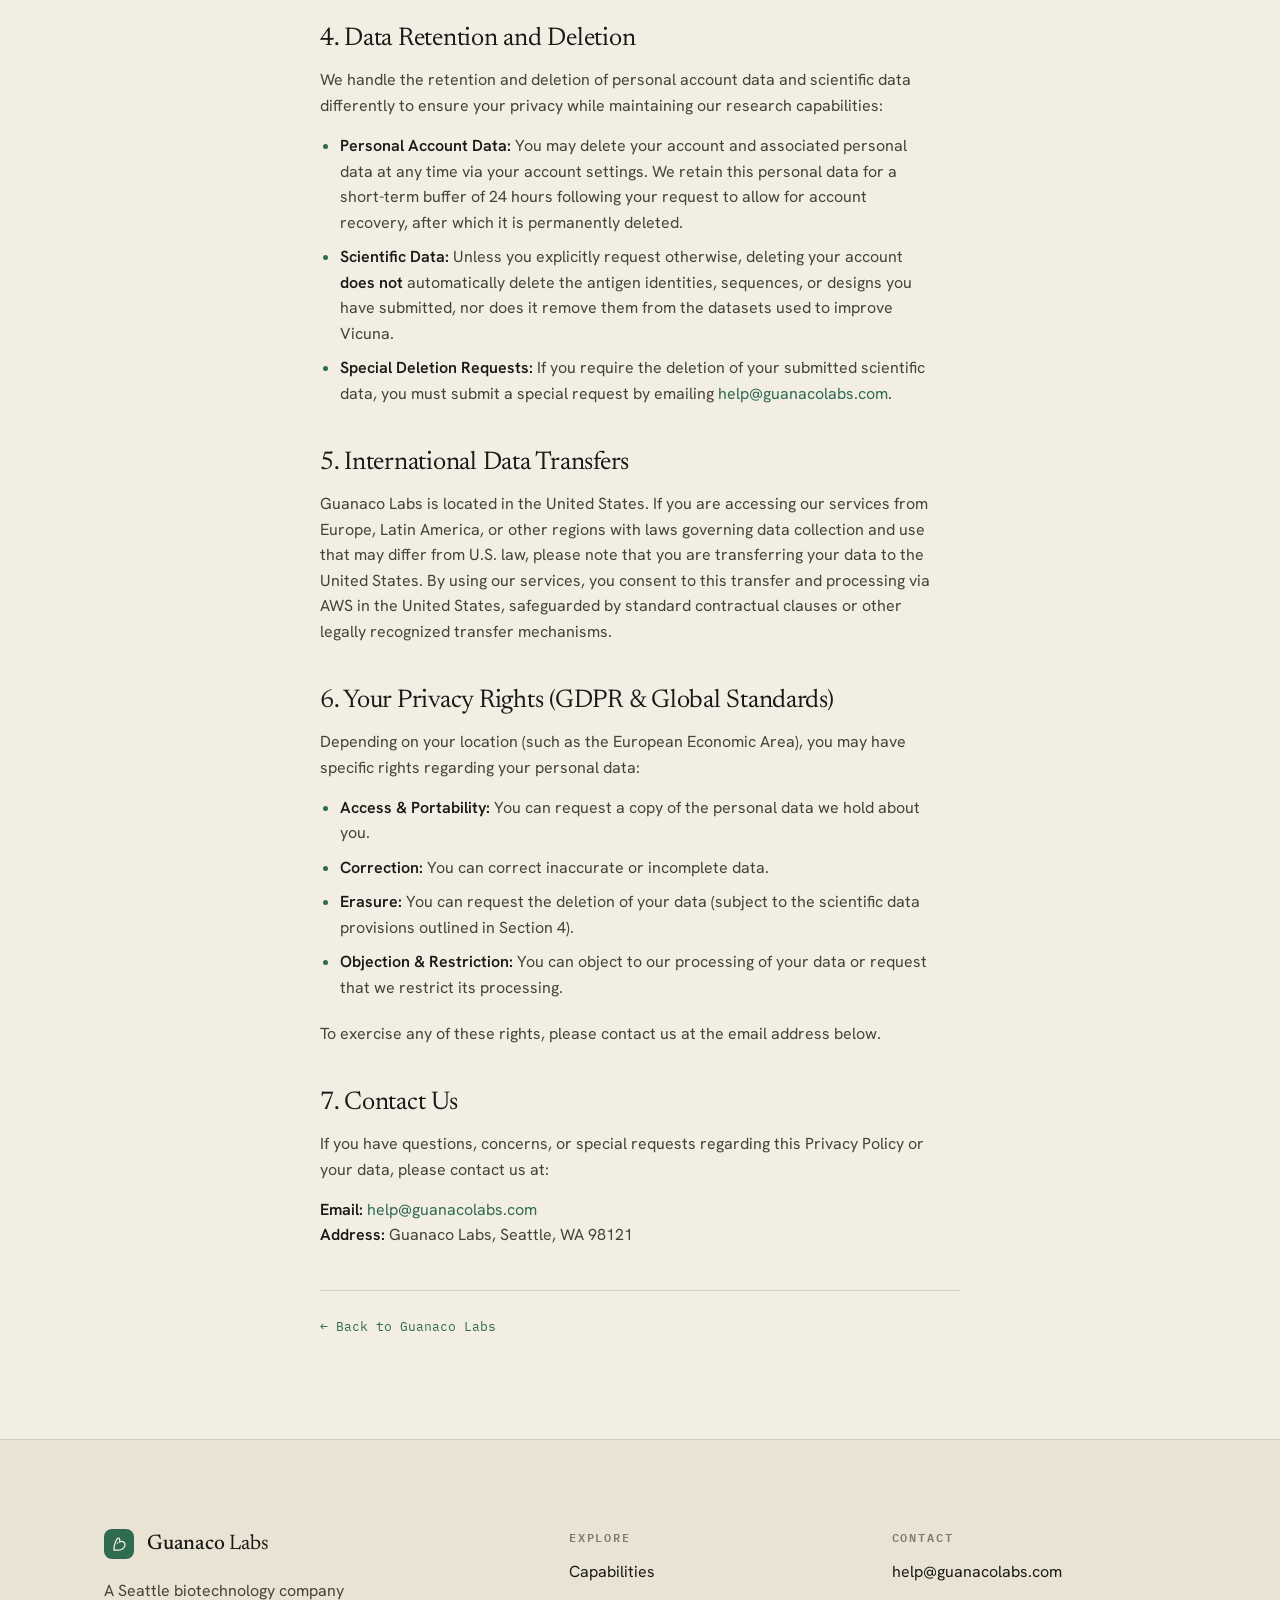
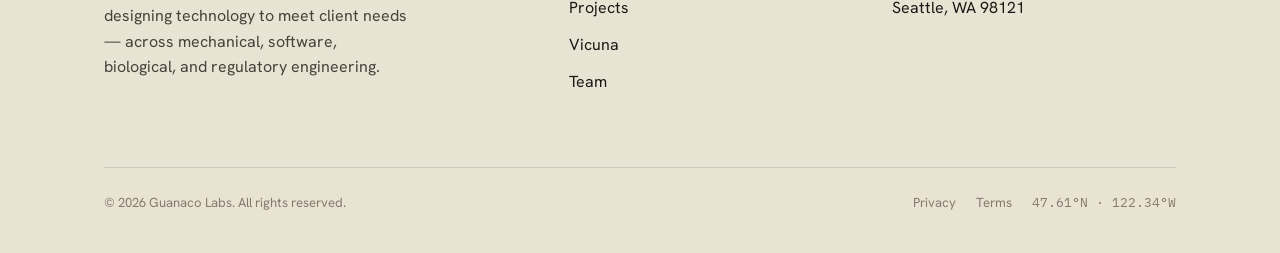
<file: privacy.html>
<!DOCTYPE html>
<html lang="en" data-theme="light">
<head>
<meta charset="UTF-8" />
<meta name="viewport" content="width=device-width, initial-scale=1.0" />
<title>Privacy Policy · Guanaco Labs</title>
<meta name="description" content="How Guanaco Labs collects, uses, and safeguards your information across our websites, the Vicuna software, and related services." />
<link rel="preconnect" href="https://fonts.googleapis.com" />
<link rel="preconnect" href="https://fonts.gstatic.com" crossorigin />
<link rel="stylesheet" href="styles.css" />
<!--
  CONTENT NOTE (for the site owner — not legal advice):
  This policy was realigned from the old "llama-immunization nanobody service" model to the
  current positioning (Guanaco Labs = biotech engineering team; Vicuna = nanobody design
  software). Effective date left unchanged at March 30, 2026. Please have counsel review
  before relying on it, especially the data-use / training and retention provisions.
-->
<style>
  /* legal / prose page */
  .legal { padding-block: clamp(44px, 7vw, 92px); }
  .legal .wrap { max-width: 768px; }
  .legal-head { margin-bottom: clamp(30px, 5vw, 52px); }
  .legal-head h1 { font-size: clamp(2.3rem, 5vw, 3.4rem); margin-top: .35em; }
  .legal-head .eff { font-family: var(--font-mono); font-size: .8rem; color: var(--muted); margin-top: 1.1em; }
  .legal h3 { font-family: var(--font-serif); font-size: clamp(1.3rem, 2vw, 1.6rem); margin: 1.7em 0 .45em; }
  .legal p { color: var(--ink-soft); margin: .9em 0; max-width: 68ch; }
  .legal ul { margin: .6em 0 1.3em; padding-left: 1.25em; display: flex; flex-direction: column; gap: .55em; }
  .legal li { color: var(--ink-soft); max-width: 66ch; }
  .legal li::marker { color: var(--accent); }
  .legal strong { color: var(--ink); font-weight: 600; }
  .legal a { color: var(--accent); }
  .legal a:hover { text-decoration: underline; }
  .legal .rule { margin: 2.6em 0 1.6em; }
  .legal .back { font-family: var(--font-mono); font-size: .82rem; }
</style>
</head>
<body>

<!-- ================= HEADER ================= -->
<header class="site-header" id="header">
  <div class="wrap nav">
    <a class="brand brand--accent" href="index.html" aria-label="Guanaco Labs home">
      <span class="mark" aria-hidden="true">
        <svg viewBox="0 0 24 24" fill="none"><path d="M5 19 C5 12, 8 4, 11 4 C12.5 4, 12.5 7, 12 9 C14 7, 19 8, 19 12 C19 17, 14 19, 11 19 Z" stroke="currentColor" stroke-width="1.6" stroke-linejoin="round"/><circle cx="9.6" cy="10" r="1" fill="currentColor"/></svg>
      </span>
      <span><b>Guanaco</b> Labs</span>
    </a>
    <nav class="nav-links" id="navlinks">
      <a class="navlink" href="index.html#capabilities">Capabilities</a>
      <a class="navlink" href="index.html#projects">Projects</a>
      <a class="navlink" href="vicuna.html">Vicuna</a>
      <a class="navlink" href="index.html#team">Team</a>
      <a class="btn btn--accent nav-cta" href="mailto:help@guanacolabs.com">Start a project</a>
    </nav>
    <button class="menu-toggle" id="menuToggle" aria-label="Menu">
      <svg width="20" height="20" viewBox="0 0 20 20" fill="none"><path d="M3 6h14M3 10h14M3 14h14" stroke="currentColor" stroke-width="1.6" stroke-linecap="round"/></svg>
    </button>
  </div>
</header>

<main>
<section class="legal">
  <div class="wrap">
    <div class="legal-head">
      <span class="eyebrow">Legal</span>
      <h1>Privacy Policy</h1>
      <p class="eff"><strong>Effective date:</strong> March 30, 2026</p>
    </div>

    <p>Guanaco Labs (&ldquo;Guanaco Labs,&rdquo; &ldquo;we,&rdquo; &ldquo;us&rdquo;) is a biotechnology engineering company based in Seattle, Washington. We are committed to protecting your personal privacy and the integrity of your scientific data. This Privacy Policy explains how we collect, use, disclose, and safeguard your information when you use our websites, our software (including Vicuna), and related services.</p>

    <h3>1. Information We Collect</h3>
    <p>We collect information that identifies you personally, as well as scientific data necessary to provide our services.</p>
    <ul>
      <li><strong>Account Information:</strong> When you register for an account, we collect standard details such as your name, email address, organization name, and billing information.</li>
      <li><strong>Scientific &amp; Service Data:</strong> To run predictions and virtual screens, we process the antigen identities, antigen sequences, and nanobody designs you submit to Vicuna.</li>
      <li><strong>Generated Results:</strong> We generate results from your submissions &mdash; including predicted binding scores, candidate rankings, and developability profiles.</li>
      <li><strong>Technical Data:</strong> We automatically collect basic log data (e.g., IP addresses, browser types) necessary for website functionality and security.</li>
    </ul>

    <h3>2. How We Use Your Information</h3>
    <p>We use the information we collect for the following operational and developmental purposes:</p>
    <ul>
      <li><strong>Providing Services:</strong> To run Vicuna&rsquo;s binding predictions, virtual screens, and design tools, and to deliver the resulting data to you.</li>
      <li><strong>Improving Our Software:</strong> We use submitted data and generated results to test, validate, and improve Vicuna, our proprietary nanobody design and prediction software, and our related models.</li>
      <li><strong>Account Management:</strong> To process transactions, maintain your account, and provide customer support.</li>
    </ul>

    <h3>3. How We Share Your Information</h3>
    <p>We do not sell your personal data. We only share information with essential third-party service providers who assist us in operating our business:</p>
    <ul>
      <li><strong>Hosting Services:</strong> Your data is stored and processed securely using Amazon Web Services (AWS).</li>
      <li><strong>Payment Processors:</strong> Transactions are handled by a secure, third-party payment processor. We do not store your full financial information on our servers.</li>
      <li><strong>Legal Compliance:</strong> We may disclose information if required to do so by law or in response to valid requests by public authorities.</li>
    </ul>

    <h3>4. Data Retention and Deletion</h3>
    <p>We handle the retention and deletion of personal account data and scientific data differently to ensure your privacy while maintaining our research capabilities:</p>
    <ul>
      <li><strong>Personal Account Data:</strong> You may delete your account and associated personal data at any time via your account settings. We retain this personal data for a short-term buffer of 24 hours following your request to allow for account recovery, after which it is permanently deleted.</li>
      <li><strong>Scientific Data:</strong> Unless you explicitly request otherwise, deleting your account <strong>does not</strong> automatically delete the antigen identities, sequences, or designs you have submitted, nor does it remove them from the datasets used to improve Vicuna.</li>
      <li><strong>Special Deletion Requests:</strong> If you require the deletion of your submitted scientific data, you must submit a special request by emailing <a href="mailto:help@guanacolabs.com">help@guanacolabs.com</a>.</li>
    </ul>

    <h3>5. International Data Transfers</h3>
    <p>Guanaco Labs is located in the United States. If you are accessing our services from Europe, Latin America, or other regions with laws governing data collection and use that may differ from U.S. law, please note that you are transferring your data to the United States. By using our services, you consent to this transfer and processing via AWS in the United States, safeguarded by standard contractual clauses or other legally recognized transfer mechanisms.</p>

    <h3>6. Your Privacy Rights (GDPR &amp; Global Standards)</h3>
    <p>Depending on your location (such as the European Economic Area), you may have specific rights regarding your personal data:</p>
    <ul>
      <li><strong>Access &amp; Portability:</strong> You can request a copy of the personal data we hold about you.</li>
      <li><strong>Correction:</strong> You can correct inaccurate or incomplete data.</li>
      <li><strong>Erasure:</strong> You can request the deletion of your data (subject to the scientific data provisions outlined in Section 4).</li>
      <li><strong>Objection &amp; Restriction:</strong> You can object to our processing of your data or request that we restrict its processing.</li>
    </ul>
    <p>To exercise any of these rights, please contact us at the email address below.</p>

    <h3>7. Contact Us</h3>
    <p>If you have questions, concerns, or special requests regarding this Privacy Policy or your data, please contact us at:</p>
    <p><strong>Email:</strong> <a href="mailto:help@guanacolabs.com">help@guanacolabs.com</a><br />
    <strong>Address:</strong> Guanaco Labs, Seattle, WA 98121</p>

    <hr class="rule" />
    <p class="back"><a href="index.html">&larr; Back to Guanaco Labs</a></p>
  </div>
</section>
</main>

<!-- ================= FOOTER ================= -->
<footer class="site-footer">
  <div class="wrap">
    <div class="foot-grid">
      <div class="foot-about">
        <a class="brand brand--accent" href="index.html">
          <span class="mark" aria-hidden="true"><svg viewBox="0 0 24 24" fill="none"><path d="M5 19 C5 12, 8 4, 11 4 C12.5 4, 12.5 7, 12 9 C14 7, 19 8, 19 12 C19 17, 14 19, 11 19 Z" stroke="currentColor" stroke-width="1.6" stroke-linejoin="round"/><circle cx="9.6" cy="10" r="1" fill="currentColor"/></svg></span>
          <span><b>Guanaco</b> Labs</span>
        </a>
        <p class="foot-blurb">A Seattle biotechnology company designing technology to meet client needs — across mechanical, software, biological, and regulatory engineering.</p>
      </div>
      <div>
        <h4>Explore</h4>
        <ul>
          <li><a href="index.html#capabilities">Capabilities</a></li>
          <li><a href="index.html#projects">Projects</a></li>
          <li><a href="vicuna.html">Vicuna</a></li>
          <li><a href="index.html#team">Team</a></li>
        </ul>
      </div>
      <div>
        <h4>Contact</h4>
        <ul>
          <li><a href="mailto:help@guanacolabs.com">help@guanacolabs.com</a></li>
          <li>Seattle, WA 98121</li>
        </ul>
      </div>
    </div>
    <div class="foot-bottom">
      <span>© 2026 Guanaco Labs. All rights reserved.</span>
      <span style="display:inline-flex; gap:20px; align-items:center; flex-wrap:wrap">
        <a href="privacy.html">Privacy</a>
        <a href="terms.html">Terms</a>
        <span class="mono">47.61°N · 122.34°W</span>
      </span>
    </div>
  </div>
</footer>

<script>
  /* header scroll state + mobile menu */
  var header = document.getElementById('header');
  addEventListener('scroll', function(){ header.classList.toggle('scrolled', scrollY > 12); }, { passive:true });
  var mt = document.getElementById('menuToggle'), nl = document.getElementById('navlinks');
  mt && mt.addEventListener('click', function(){ nl.classList.toggle('open'); });
  nl && nl.addEventListener('click', function(e){ if (e.target.tagName === 'A') nl.classList.remove('open'); });
</script>
</body>
</html>
</file>
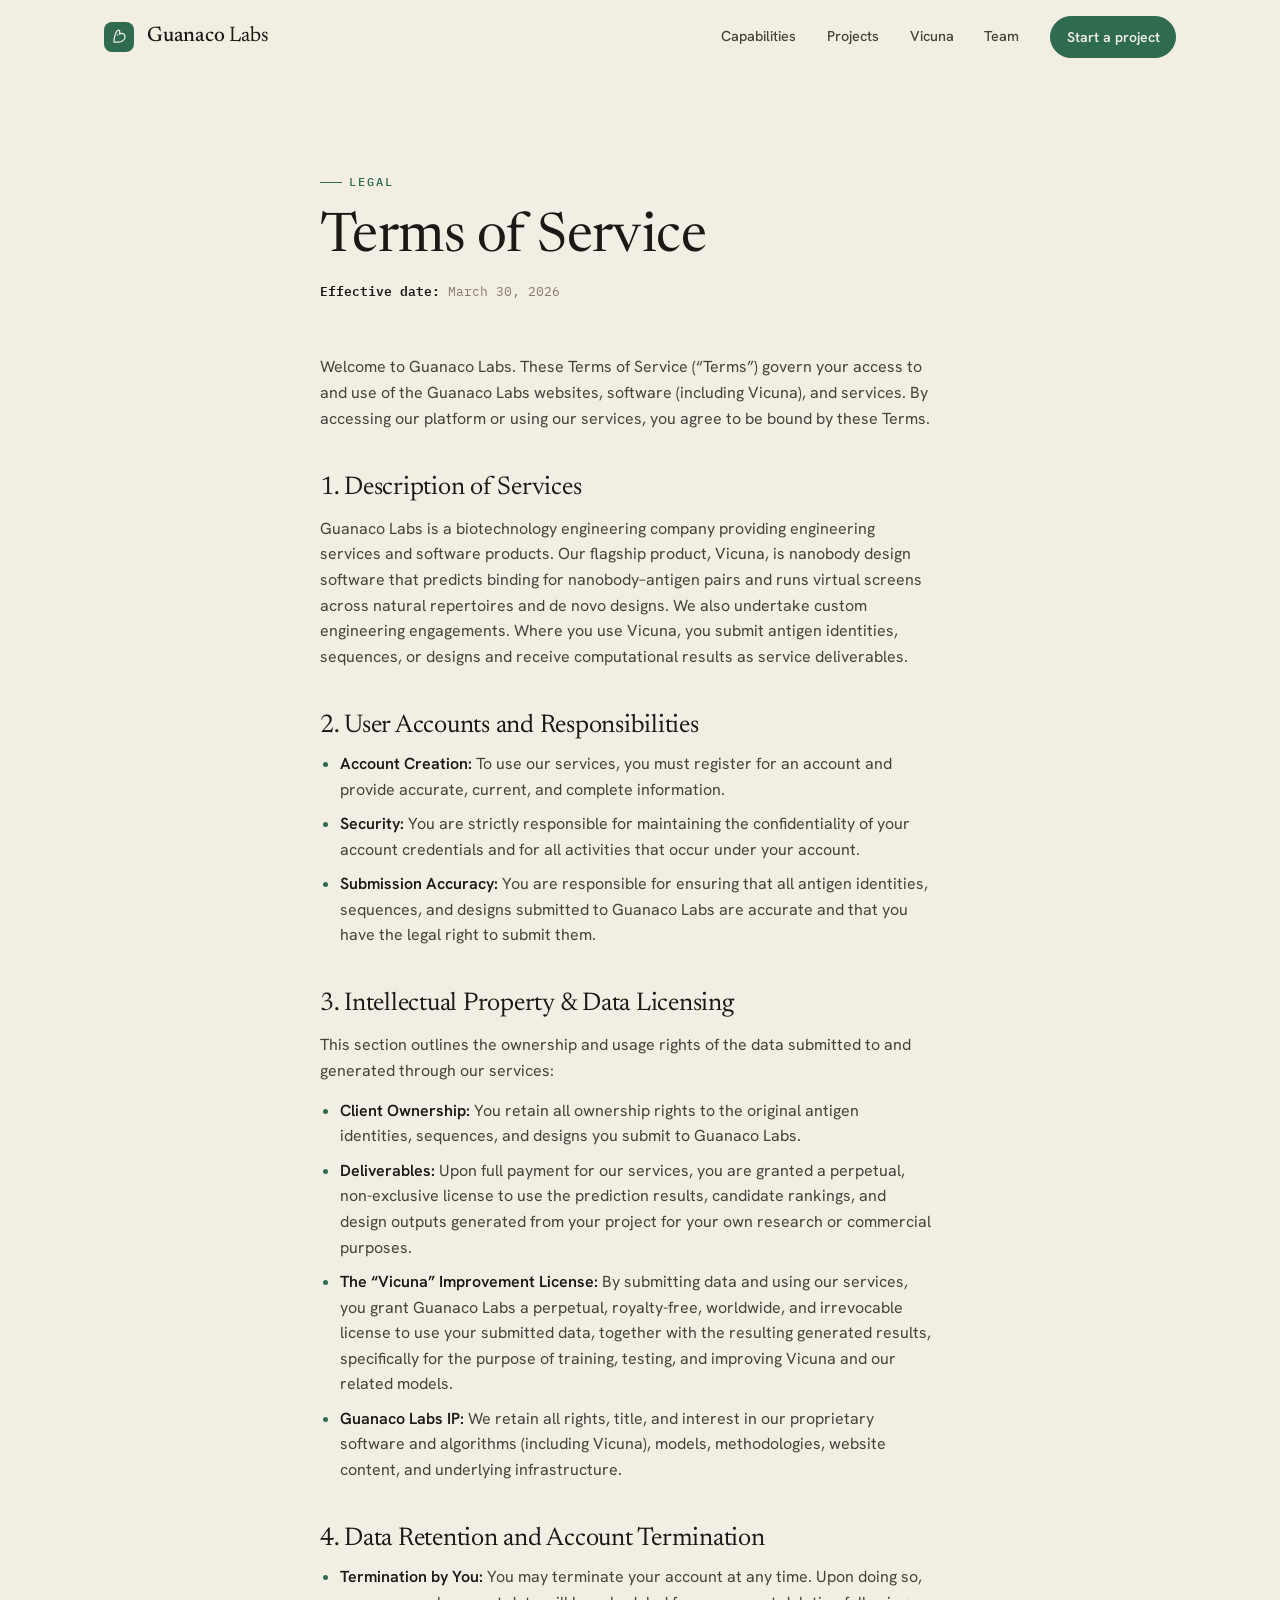
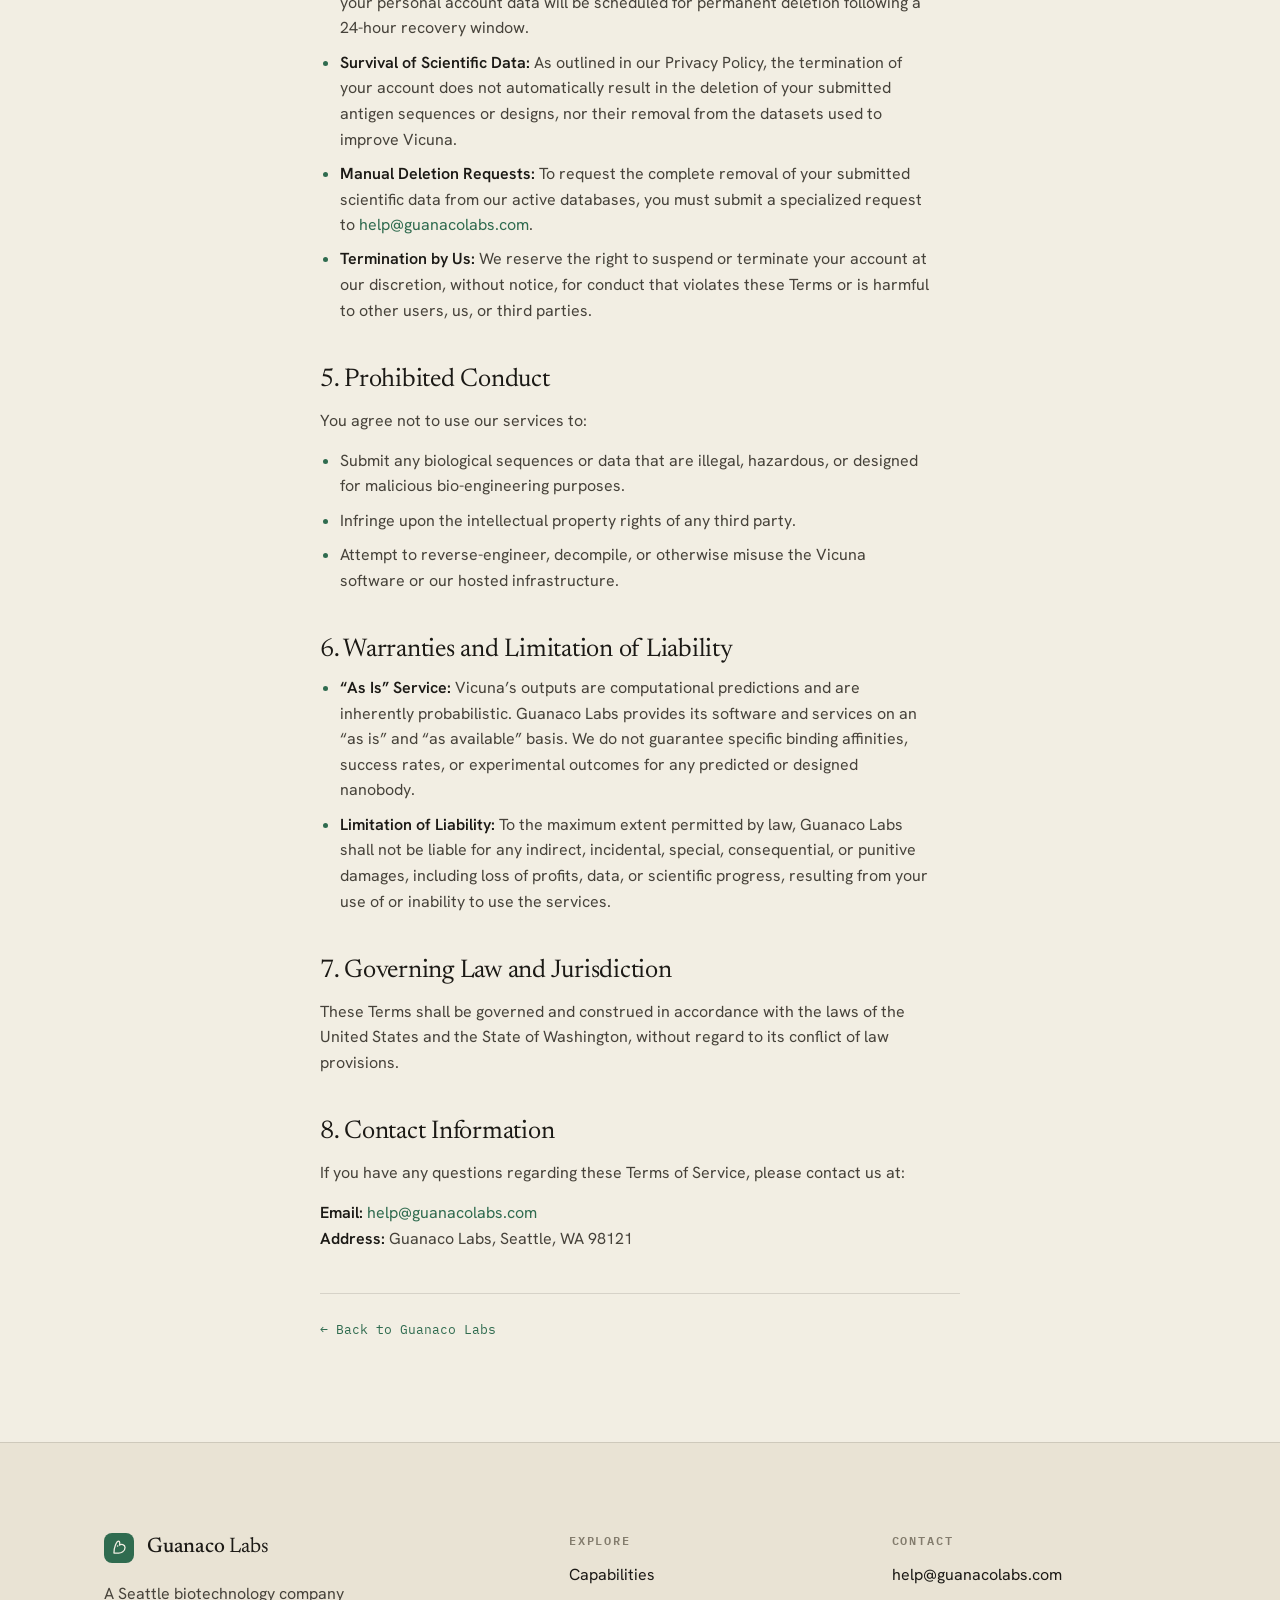
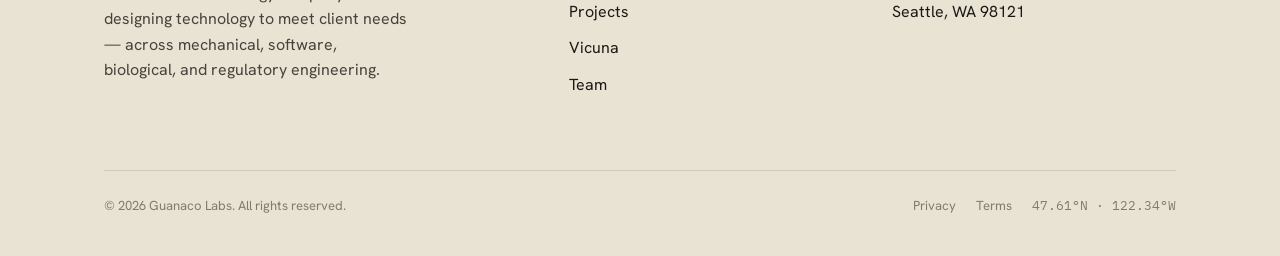
<file: terms.html>
<!DOCTYPE html>
<html lang="en" data-theme="light">
<head>
<meta charset="UTF-8" />
<meta name="viewport" content="width=device-width, initial-scale=1.0" />
<title>Terms of Service · Guanaco Labs</title>
<meta name="description" content="The terms governing your access to and use of the Guanaco Labs websites, the Vicuna software, and related services." />
<link rel="preconnect" href="https://fonts.googleapis.com" />
<link rel="preconnect" href="https://fonts.gstatic.com" crossorigin />
<link rel="stylesheet" href="styles.css" />
<!--
  CONTENT NOTE (for the site owner — not legal advice):
  Realigned from the old "llama-immunization nanobody service" model to the current
  positioning (Guanaco Labs = biotech engineering team; Vicuna = nanobody design software).
  Placeholders filled with defaults that SHOULD BE CONFIRMED by counsel:
    • Governing law / jurisdiction = the State of Washington (Seattle HQ).
    • Deliverable license type = perpetual, non-exclusive.
    • Effective date left unchanged at March 30, 2026.
  Please have counsel review before relying on these Terms.
-->
<style>
  /* legal / prose page */
  .legal { padding-block: clamp(44px, 7vw, 92px); }
  .legal .wrap { max-width: 768px; }
  .legal-head { margin-bottom: clamp(30px, 5vw, 52px); }
  .legal-head h1 { font-size: clamp(2.3rem, 5vw, 3.4rem); margin-top: .35em; }
  .legal-head .eff { font-family: var(--font-mono); font-size: .8rem; color: var(--muted); margin-top: 1.1em; }
  .legal h3 { font-family: var(--font-serif); font-size: clamp(1.3rem, 2vw, 1.6rem); margin: 1.7em 0 .45em; }
  .legal p { color: var(--ink-soft); margin: .9em 0; max-width: 68ch; }
  .legal ul { margin: .6em 0 1.3em; padding-left: 1.25em; display: flex; flex-direction: column; gap: .55em; }
  .legal li { color: var(--ink-soft); max-width: 66ch; }
  .legal li::marker { color: var(--accent); }
  .legal strong { color: var(--ink); font-weight: 600; }
  .legal a { color: var(--accent); }
  .legal a:hover { text-decoration: underline; }
  .legal .rule { margin: 2.6em 0 1.6em; }
  .legal .back { font-family: var(--font-mono); font-size: .82rem; }
</style>
</head>
<body>

<!-- ================= HEADER ================= -->
<header class="site-header" id="header">
  <div class="wrap nav">
    <a class="brand brand--accent" href="index.html" aria-label="Guanaco Labs home">
      <span class="mark" aria-hidden="true">
        <svg viewBox="0 0 24 24" fill="none"><path d="M5 19 C5 12, 8 4, 11 4 C12.5 4, 12.5 7, 12 9 C14 7, 19 8, 19 12 C19 17, 14 19, 11 19 Z" stroke="currentColor" stroke-width="1.6" stroke-linejoin="round"/><circle cx="9.6" cy="10" r="1" fill="currentColor"/></svg>
      </span>
      <span><b>Guanaco</b> Labs</span>
    </a>
    <nav class="nav-links" id="navlinks">
      <a class="navlink" href="index.html#capabilities">Capabilities</a>
      <a class="navlink" href="index.html#projects">Projects</a>
      <a class="navlink" href="vicuna.html">Vicuna</a>
      <a class="navlink" href="index.html#team">Team</a>
      <a class="btn btn--accent nav-cta" href="mailto:help@guanacolabs.com">Start a project</a>
    </nav>
    <button class="menu-toggle" id="menuToggle" aria-label="Menu">
      <svg width="20" height="20" viewBox="0 0 20 20" fill="none"><path d="M3 6h14M3 10h14M3 14h14" stroke="currentColor" stroke-width="1.6" stroke-linecap="round"/></svg>
    </button>
  </div>
</header>

<main>
<section class="legal">
  <div class="wrap">
    <div class="legal-head">
      <span class="eyebrow">Legal</span>
      <h1>Terms of Service</h1>
      <p class="eff"><strong>Effective date:</strong> March 30, 2026</p>
    </div>

    <p>Welcome to Guanaco Labs. These Terms of Service (&ldquo;Terms&rdquo;) govern your access to and use of the Guanaco Labs websites, software (including Vicuna), and services. By accessing our platform or using our services, you agree to be bound by these Terms.</p>

    <h3>1. Description of Services</h3>
    <p>Guanaco Labs is a biotechnology engineering company providing engineering services and software products. Our flagship product, Vicuna, is nanobody design software that predicts binding for nanobody&ndash;antigen pairs and runs virtual screens across natural repertoires and de novo designs. We also undertake custom engineering engagements. Where you use Vicuna, you submit antigen identities, sequences, or designs and receive computational results as service deliverables.</p>

    <h3>2. User Accounts and Responsibilities</h3>
    <ul>
      <li><strong>Account Creation:</strong> To use our services, you must register for an account and provide accurate, current, and complete information.</li>
      <li><strong>Security:</strong> You are strictly responsible for maintaining the confidentiality of your account credentials and for all activities that occur under your account.</li>
      <li><strong>Submission Accuracy:</strong> You are responsible for ensuring that all antigen identities, sequences, and designs submitted to Guanaco Labs are accurate and that you have the legal right to submit them.</li>
    </ul>

    <h3>3. Intellectual Property &amp; Data Licensing</h3>
    <p>This section outlines the ownership and usage rights of the data submitted to and generated through our services:</p>
    <ul>
      <li><strong>Client Ownership:</strong> You retain all ownership rights to the original antigen identities, sequences, and designs you submit to Guanaco Labs.</li>
      <li><strong>Deliverables:</strong> Upon full payment for our services, you are granted a perpetual, non-exclusive license to use the prediction results, candidate rankings, and design outputs generated from your project for your own research or commercial purposes.</li>
      <li><strong>The &ldquo;Vicuna&rdquo; Improvement License:</strong> By submitting data and using our services, you grant Guanaco Labs a perpetual, royalty-free, worldwide, and irrevocable license to use your submitted data, together with the resulting generated results, specifically for the purpose of training, testing, and improving Vicuna and our related models.</li>
      <li><strong>Guanaco Labs IP:</strong> We retain all rights, title, and interest in our proprietary software and algorithms (including Vicuna), models, methodologies, website content, and underlying infrastructure.</li>
    </ul>

    <h3>4. Data Retention and Account Termination</h3>
    <ul>
      <li><strong>Termination by You:</strong> You may terminate your account at any time. Upon doing so, your personal account data will be scheduled for permanent deletion following a 24-hour recovery window.</li>
      <li><strong>Survival of Scientific Data:</strong> As outlined in our Privacy Policy, the termination of your account does not automatically result in the deletion of your submitted antigen sequences or designs, nor their removal from the datasets used to improve Vicuna.</li>
      <li><strong>Manual Deletion Requests:</strong> To request the complete removal of your submitted scientific data from our active databases, you must submit a specialized request to <a href="mailto:help@guanacolabs.com">help@guanacolabs.com</a>.</li>
      <li><strong>Termination by Us:</strong> We reserve the right to suspend or terminate your account at our discretion, without notice, for conduct that violates these Terms or is harmful to other users, us, or third parties.</li>
    </ul>

    <h3>5. Prohibited Conduct</h3>
    <p>You agree not to use our services to:</p>
    <ul>
      <li>Submit any biological sequences or data that are illegal, hazardous, or designed for malicious bio-engineering purposes.</li>
      <li>Infringe upon the intellectual property rights of any third party.</li>
      <li>Attempt to reverse-engineer, decompile, or otherwise misuse the Vicuna software or our hosted infrastructure.</li>
    </ul>

    <h3>6. Warranties and Limitation of Liability</h3>
    <ul>
      <li><strong>&ldquo;As Is&rdquo; Service:</strong> Vicuna&rsquo;s outputs are computational predictions and are inherently probabilistic. Guanaco Labs provides its software and services on an &ldquo;as is&rdquo; and &ldquo;as available&rdquo; basis. We do not guarantee specific binding affinities, success rates, or experimental outcomes for any predicted or designed nanobody.</li>
      <li><strong>Limitation of Liability:</strong> To the maximum extent permitted by law, Guanaco Labs shall not be liable for any indirect, incidental, special, consequential, or punitive damages, including loss of profits, data, or scientific progress, resulting from your use of or inability to use the services.</li>
    </ul>

    <h3>7. Governing Law and Jurisdiction</h3>
    <p>These Terms shall be governed and construed in accordance with the laws of the United States and the State of Washington, without regard to its conflict of law provisions.</p>

    <h3>8. Contact Information</h3>
    <p>If you have any questions regarding these Terms of Service, please contact us at:</p>
    <p><strong>Email:</strong> <a href="mailto:help@guanacolabs.com">help@guanacolabs.com</a><br />
    <strong>Address:</strong> Guanaco Labs, Seattle, WA 98121</p>

    <hr class="rule" />
    <p class="back"><a href="index.html">&larr; Back to Guanaco Labs</a></p>
  </div>
</section>
</main>

<!-- ================= FOOTER ================= -->
<footer class="site-footer">
  <div class="wrap">
    <div class="foot-grid">
      <div class="foot-about">
        <a class="brand brand--accent" href="index.html">
          <span class="mark" aria-hidden="true"><svg viewBox="0 0 24 24" fill="none"><path d="M5 19 C5 12, 8 4, 11 4 C12.5 4, 12.5 7, 12 9 C14 7, 19 8, 19 12 C19 17, 14 19, 11 19 Z" stroke="currentColor" stroke-width="1.6" stroke-linejoin="round"/><circle cx="9.6" cy="10" r="1" fill="currentColor"/></svg></span>
          <span><b>Guanaco</b> Labs</span>
        </a>
        <p class="foot-blurb">A Seattle biotechnology company designing technology to meet client needs — across mechanical, software, biological, and regulatory engineering.</p>
      </div>
      <div>
        <h4>Explore</h4>
        <ul>
          <li><a href="index.html#capabilities">Capabilities</a></li>
          <li><a href="index.html#projects">Projects</a></li>
          <li><a href="vicuna.html">Vicuna</a></li>
          <li><a href="index.html#team">Team</a></li>
        </ul>
      </div>
      <div>
        <h4>Contact</h4>
        <ul>
          <li><a href="mailto:help@guanacolabs.com">help@guanacolabs.com</a></li>
          <li>Seattle, WA 98121</li>
        </ul>
      </div>
    </div>
    <div class="foot-bottom">
      <span>© 2026 Guanaco Labs. All rights reserved.</span>
      <span style="display:inline-flex; gap:20px; align-items:center; flex-wrap:wrap">
        <a href="privacy.html">Privacy</a>
        <a href="terms.html">Terms</a>
        <span class="mono">47.61°N · 122.34°W</span>
      </span>
    </div>
  </div>
</footer>

<script>
  /* header scroll state + mobile menu */
  var header = document.getElementById('header');
  addEventListener('scroll', function(){ header.classList.toggle('scrolled', scrollY > 12); }, { passive:true });
  var mt = document.getElementById('menuToggle'), nl = document.getElementById('navlinks');
  mt && mt.addEventListener('click', function(){ nl.classList.toggle('open'); });
  nl && nl.addEventListener('click', function(e){ if (e.target.tagName === 'A') nl.classList.remove('open'); });
</script>
</body>
</html>
</file>
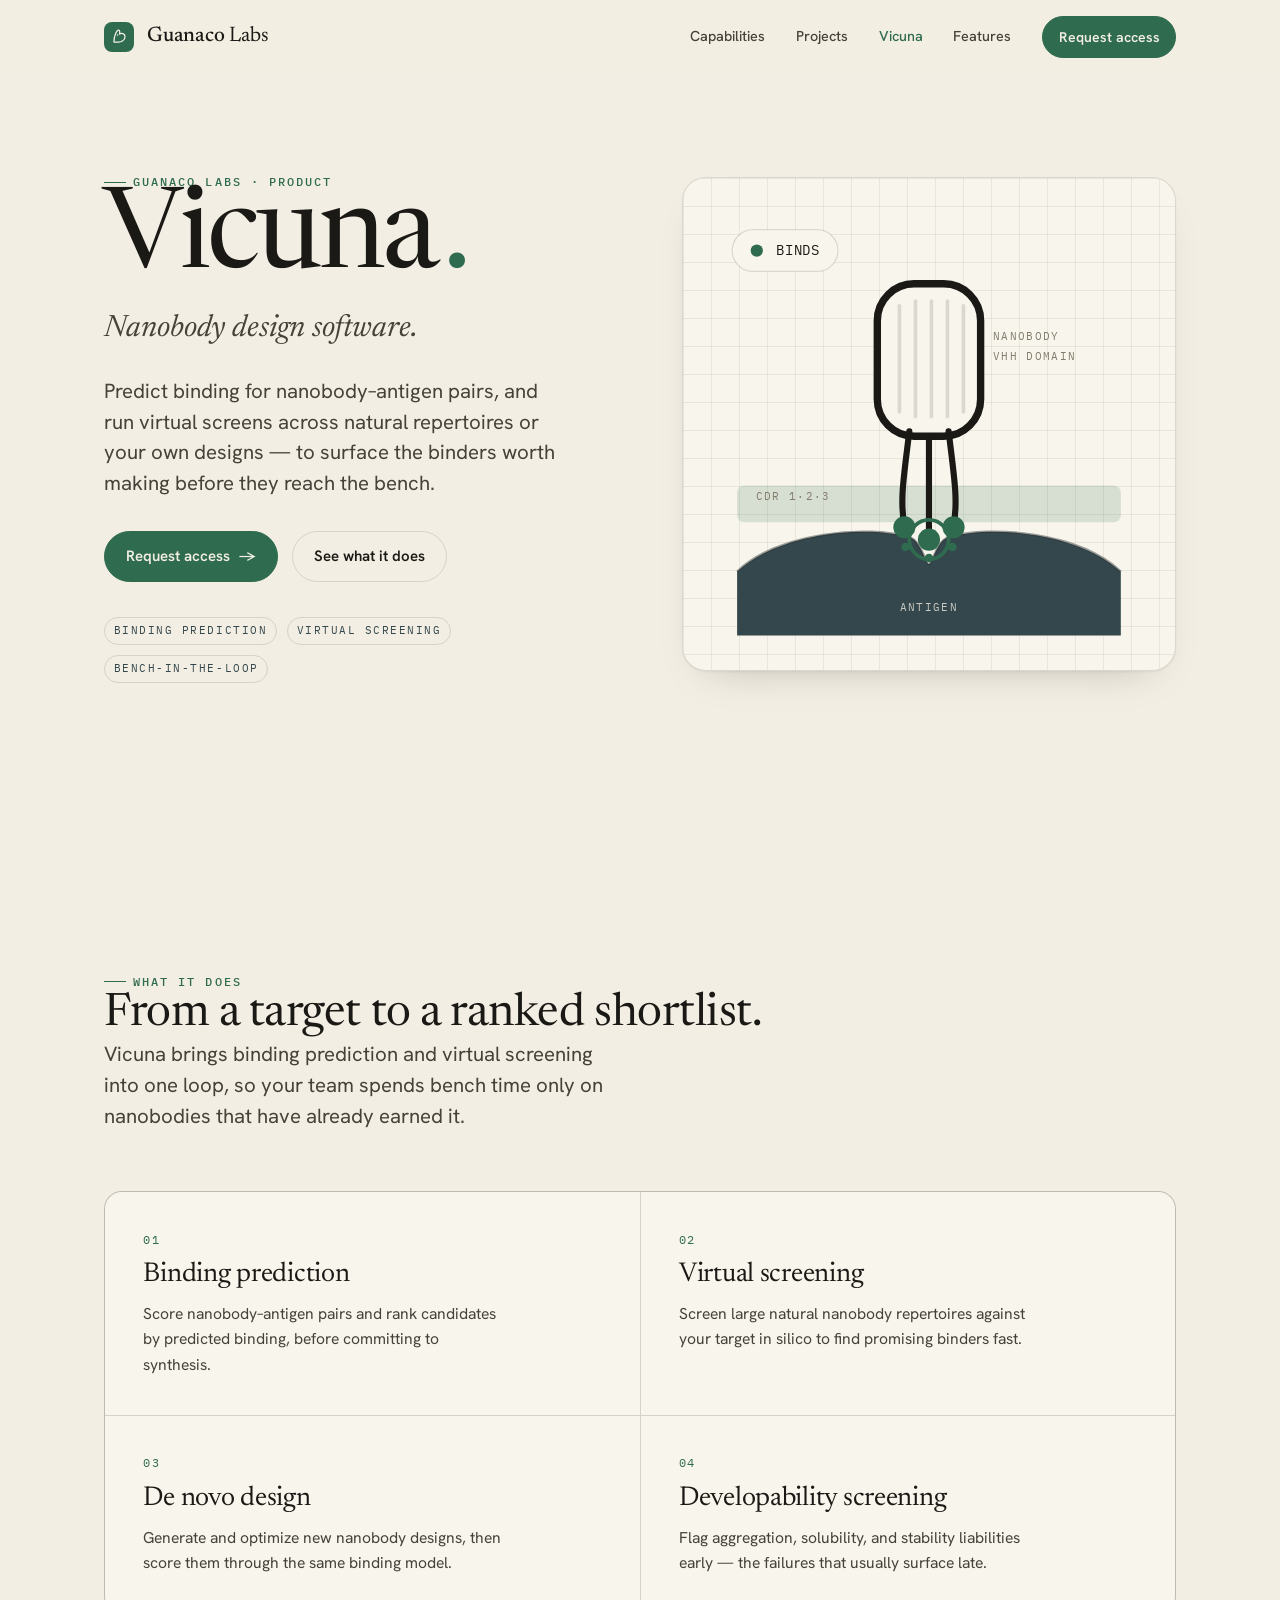
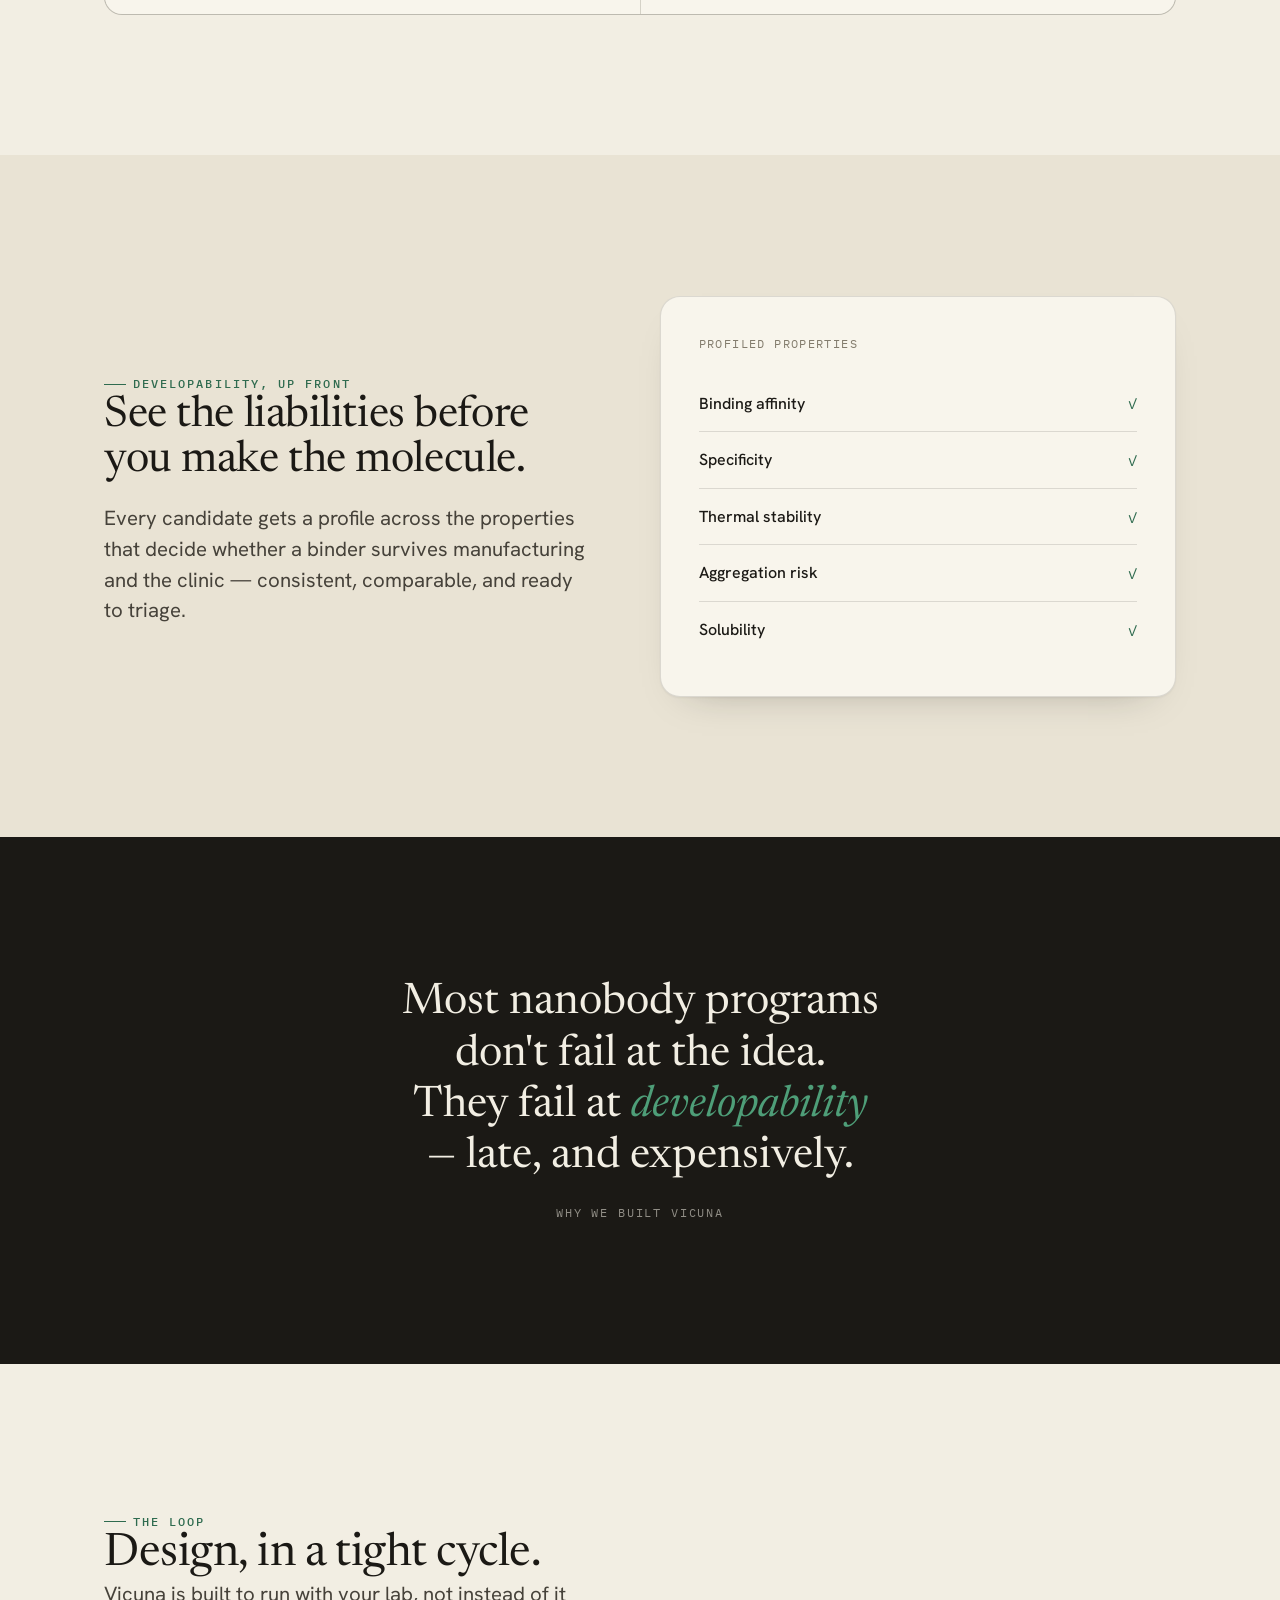
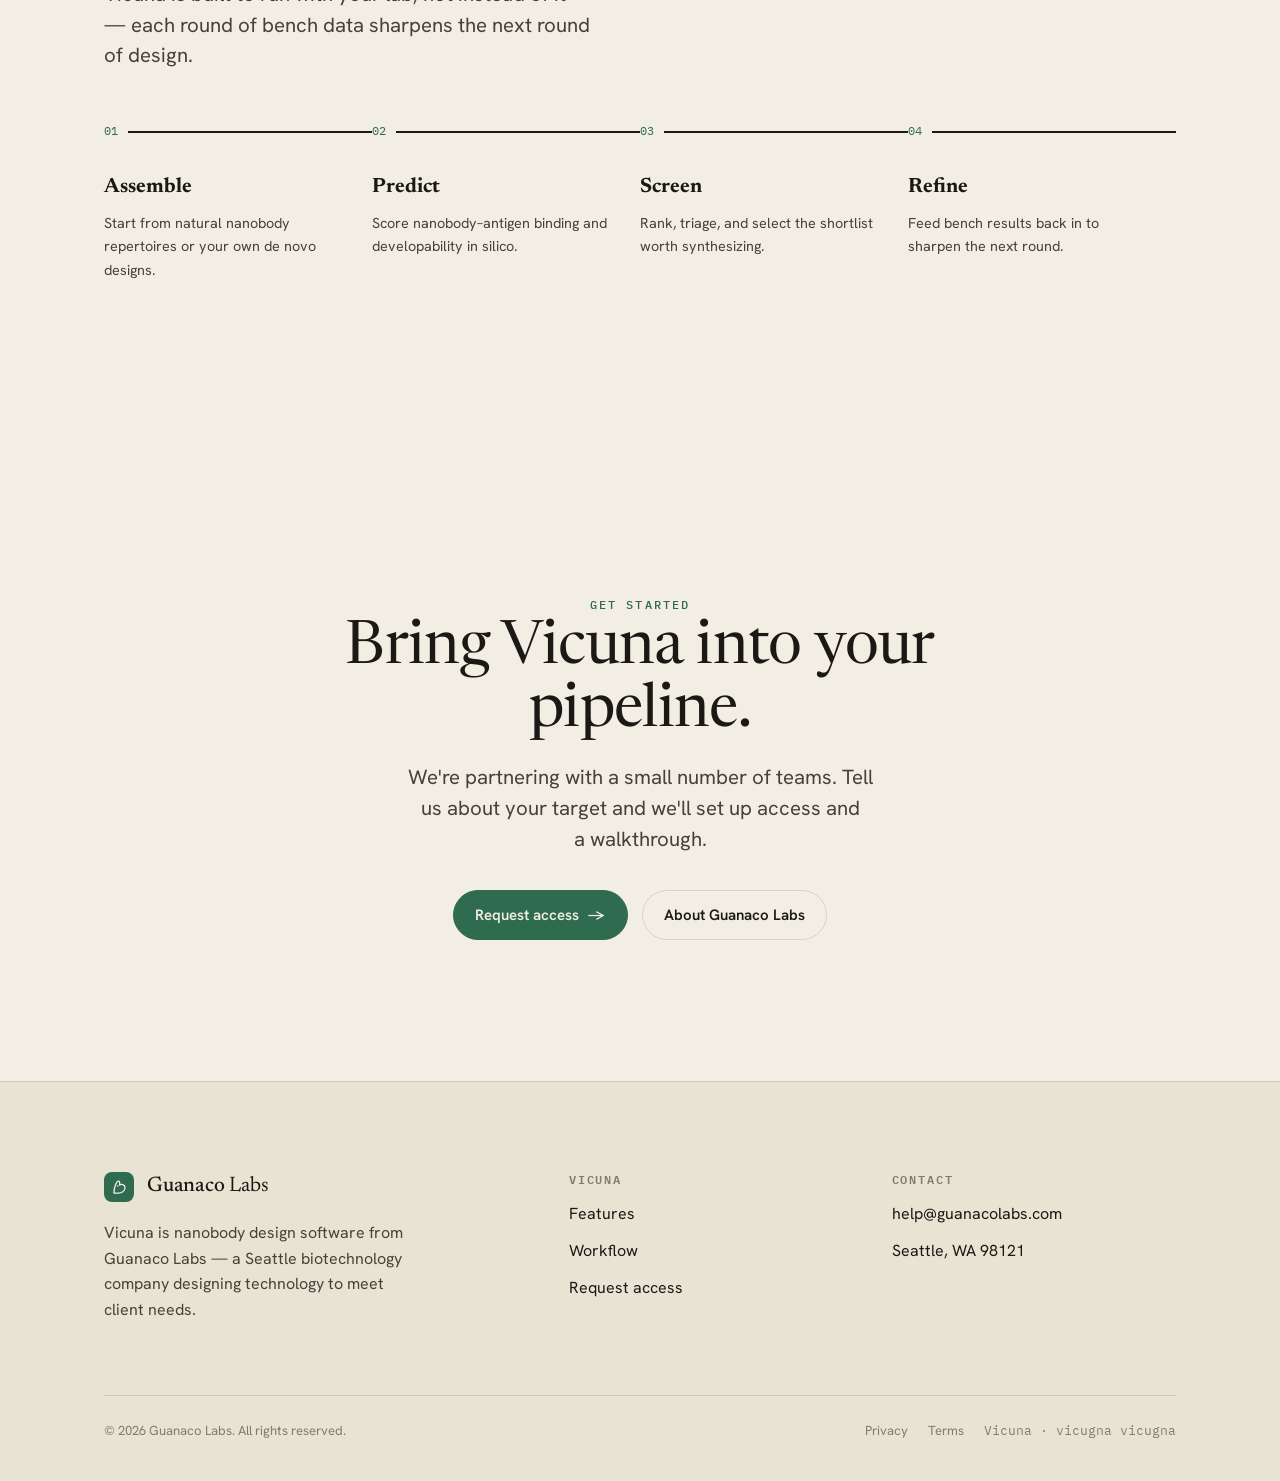
<file: vicuna.html>
<!DOCTYPE html>
<html lang="en" data-theme="light">
<head>
<meta charset="UTF-8" />
<meta name="viewport" content="width=device-width, initial-scale=1.0" />
<title>Vicuna — Nanobody design software · Guanaco Labs</title>
<meta name="description" content="Vicuna is nanobody design software from Guanaco Labs — predict binding for nanobody–antigen pairs and run virtual screens across natural repertoires or de novo designs." />
<link rel="preconnect" href="https://fonts.googleapis.com" />
<link rel="preconnect" href="https://fonts.gstatic.com" crossorigin />
<link rel="stylesheet" href="styles.css" />
<script>
  /* enable entrance animations unless ?noanim (reduced-motion is handled in CSS) */
  (function () {
    try {
      if (location.search.indexOf('noanim') < 0) document.documentElement.classList.add('anim');
    } catch (e) { document.documentElement.classList.add('anim'); }
  })();
</script>
<style>
  /* hero */
  .v-hero { position: relative; padding-top: clamp(40px, 7vw, 92px); padding-bottom: var(--section-y); overflow: hidden; }
  .v-hero-grid { display:grid; grid-template-columns: 1.02fr .98fr; gap: clamp(32px,5vw,64px); align-items:center; }
  .v-name { display:flex; align-items:baseline; gap:.5em; }
  .v-name h1 { font-size: clamp(3.4rem, 9vw, 7rem); line-height:.9; letter-spacing:-.03em; }
  .v-name .dot { color: var(--accent); font-size: clamp(3.4rem,9vw,7rem); line-height:.9; font-family:var(--font-serif); }
  .v-hero .kicker { font-family: var(--font-serif); font-style: italic; font-size: clamp(1.4rem,2.4vw,2rem); color: var(--ink-soft); margin-top:.4em; }
  .v-hero .lead { margin-top: 1.4rem; max-width: 42ch; }
  .v-hero-cta { display:flex; flex-wrap:wrap; gap:14px; margin-top: 2rem; }
  .v-specs { display:flex; flex-wrap:wrap; gap: 10px; margin-top: 2.2rem; }
  @media (max-width: 880px){ .v-hero-grid { grid-template-columns:1fr; } .v-stage { order:-1; max-width:460px; margin-inline:auto; } }

  /* antibody stage */
  .v-stage { position:relative; aspect-ratio: 1/1; background: var(--card); border:1px solid var(--line); border-radius: 24px; overflow:hidden; box-shadow: var(--shadow); }
  .v-stage .grid-bg { position:absolute; inset:0; background-image:
      linear-gradient(var(--line-soft) 1px, transparent 1px),
      linear-gradient(90deg, var(--line-soft) 1px, transparent 1px);
    background-size: 28px 28px; }
  .v-stage svg { position:absolute; inset:0; width:100%; height:100%; }
  .ab-chain { stroke: var(--ink); stroke-width: 8; fill:none; stroke-linecap:round; stroke-linejoin:round; }
  .ab-chain.light { stroke: var(--slate); }
  .ab-cdr { fill: var(--accent); }
  .ab-cdr.ring { fill:none; stroke: var(--accent); stroke-width:3; }
  .ab-lab { font-family: var(--font-mono); font-size: 9px; letter-spacing:.12em; text-transform:uppercase; fill: var(--muted); }
  .nb-lab-on { font-family: var(--font-mono); font-size: 9px; letter-spacing:.12em; text-transform:uppercase; fill: color-mix(in srgb, var(--paper) 78%, var(--slate)); }
  .nb-antigen { fill: var(--slate); }
  .nb-antigen-edge { fill:none; stroke: color-mix(in srgb, var(--slate) 50%, var(--ink)); stroke-width:2; opacity:.45; }
  .nb-domain { fill: var(--card); stroke: var(--ink); stroke-width:6; }
  .nb-strand line { stroke: var(--line); stroke-width:3; stroke-linecap:round; }
  .nb-loop { fill:none; stroke: var(--ink); stroke-width:5; stroke-linecap:round; }
  .nb-cdr { fill: var(--accent); }
  .nb-cdr-ring { fill:none; stroke: var(--accent); stroke-width:3; }
  .nb-contact { fill: var(--accent); }
  .nb-chip-bg { fill: var(--card); stroke: var(--line); stroke-width:1; }
  .nb-chip-t { font-family: var(--font-mono); font-size:11px; fill: var(--ink); letter-spacing:.04em; }
  .ab-tick { stroke: var(--line); stroke-width:1; }
  @media (prefers-reduced-motion: no-preference){
    html.anim .ab-cdr.live, html.anim .nb-cdr.live { animation: cdrpulse 3.2s ease-in-out infinite; transform-origin:center; }
    html.anim .ab-cdr.live.b, html.anim .nb-cdr.live.b{ animation-delay:.8s } html.anim .ab-cdr.live.c, html.anim .nb-cdr.live.c{ animation-delay:1.6s } html.anim .ab-cdr.live.d{ animation-delay:2.4s }
    html.anim .v-scan { animation: scan 4.5s cubic-bezier(.6,0,.4,1) infinite; }
  }
  @keyframes cdrpulse { 0%,100%{ opacity:.55 } 50%{ opacity:1 } }
  @keyframes scan { 0%,12%{ transform: translateY(-6%); opacity:0 } 20%{opacity:1} 80%{opacity:1} 92%,100%{ transform: translateY(106%); opacity:0 } }
  .v-scan { fill: var(--accent); opacity:.16; }

  /* feature grid */
  .feat-grid { display:grid; grid-template-columns: repeat(2,1fr); gap: 1px; background: var(--line); border:1px solid var(--line); border-radius: 18px; overflow:hidden; margin-top: clamp(40px,5vw,60px); }
  .feat { background: var(--card); padding: clamp(26px,3vw,40px); display:flex; flex-direction:column; gap:12px; transition: background .3s; }
  .feat:hover { background: var(--paper-2); }
  .feat .fnum { font-family:var(--font-mono); font-size:.72rem; color: var(--accent); letter-spacing:.1em; }
  .feat h3 { font-family: var(--font-serif); font-size: 1.7rem; }
  .feat p { color: var(--ink-soft); font-size:.98rem; max-width: 40ch; }
  @media (max-width: 680px){ .feat-grid { grid-template-columns:1fr; } }

  /* developability panel */
  .dev { background: var(--paper-2); }
  .dev-grid { display:grid; grid-template-columns: 1fr 1.05fr; gap: clamp(32px,5vw,64px); align-items:center; }
  .dev-card { background: var(--card); border:1px solid var(--line); border-radius: 20px; padding: clamp(26px,3vw,38px); box-shadow: var(--shadow); }
  .dev-card .dh { display:flex; justify-content:space-between; align-items:baseline; gap:12px; margin-bottom: 22px; }
  .dev-card .dh .t { font-family: var(--font-mono); font-size:.72rem; letter-spacing:.12em; text-transform:uppercase; color: var(--muted); white-space:nowrap; }
  .dev-card .dh .v { font-family: var(--font-serif); font-size: 1.2rem; white-space:nowrap; }
  .dev-list { list-style:none; padding:0; margin:0; display:flex; flex-direction:column; }
  .dev-list li { display:flex; align-items:center; justify-content:space-between; gap:16px; padding:15px 0; border-top:1px solid var(--line); }
  .dev-list li:first-child { border-top:0; }
  .dev-list .dn { font-weight:500; }
  .dev-list .dc { font-family: var(--font-mono); color: var(--accent); font-size:.95rem; }
  @media (max-width: 820px){ .dev-grid { grid-template-columns:1fr; } }

  /* workflow */
  .vflow { display:grid; grid-template-columns: repeat(4,1fr); gap: 0; margin-top: clamp(40px,5vw,60px); counter-reset: vf; }
  .vstep { padding: 28px 24px 28px 0; border-top:2px solid var(--ink); position:relative; }
  .vstep::before { counter-increment: vf; content: counter(vf,decimal-leading-zero); font-family:var(--font-mono); font-size:.74rem; color:var(--accent); position:absolute; top:-2px; left:0; background: var(--paper); padding-right:10px; transform:translateY(-50%); }
  .vstep h4 { font-family:var(--font-serif); font-size:1.3rem; margin:10px 0 8px; }
  .vstep p { font-size:.9rem; color: var(--ink-soft); }
  @media (max-width:760px){ .vflow { grid-template-columns:1fr 1fr; gap: 6px 26px; } }
  @media (max-width:460px){ .vflow { grid-template-columns:1fr; } }

  /* big quote / positioning band */
  .band { background: var(--ink); color: var(--paper); }
  :root[data-theme="dark"] .band { background: var(--paper-3); }
  .band .wrap { text-align:center; }
  .band p { font-family: var(--font-serif); font-size: clamp(1.6rem, 3.4vw, 2.8rem); line-height:1.18; max-width: 22ch; margin-inline:auto; text-wrap: balance; }
  .band p em { font-style: italic; color: var(--accent-2); }
  :root[data-theme="dark"] .band p em { color: var(--accent); }
  .band .src { font-family: var(--font-mono); font-size:.72rem; letter-spacing:.16em; text-transform:uppercase; color: color-mix(in srgb, var(--paper) 55%, transparent); margin-top: 1.8em; }

  /* cta */
  .v-cta { text-align:center; max-width: 56rem; margin-inline:auto; }
  .v-cta h2 { font-size: clamp(2.2rem,5vw,3.8rem); line-height:1.04; }
  .v-cta .lead { margin: 1.2rem auto 0; max-width: 46ch; }
</style>
</head>
<body>

<!-- HEADER -->
<header class="site-header" id="header">
  <div class="wrap nav">
    <a class="brand brand--accent" href="index.html" aria-label="Guanaco Labs home">
      <span class="mark" aria-hidden="true"><svg viewBox="0 0 24 24" fill="none"><path d="M5 19 C5 12, 8 4, 11 4 C12.5 4, 12.5 7, 12 9 C14 7, 19 8, 19 12 C19 17, 14 19, 11 19 Z" stroke="currentColor" stroke-width="1.6" stroke-linejoin="round"/><circle cx="9.6" cy="10" r="1" fill="currentColor"/></svg></span>
      <span><b>Guanaco</b> Labs</span>
    </a>
    <nav class="nav-links" id="navlinks">
      <a class="navlink" href="index.html#capabilities">Capabilities</a>
      <a class="navlink" href="index.html#projects">Projects</a>
      <a class="navlink" href="vicuna.html" style="color:var(--accent)">Vicuna</a>
      <a class="navlink" href="#features">Features</a>
      <a class="btn btn--accent nav-cta" href="mailto:help@guanacolabs.com?subject=Vicuna%20access">Request access</a>
    </nav>
    <button class="menu-toggle" id="menuToggle" aria-label="Menu"><svg width="20" height="20" viewBox="0 0 20 20" fill="none"><path d="M3 6h14M3 10h14M3 14h14" stroke="currentColor" stroke-width="1.6" stroke-linecap="round"/></svg></button>
  </div>
</header>

<main>
<!-- HERO -->
<section class="v-hero">
  <div class="wrap v-hero-grid">
    <div>
      <span class="eyebrow reveal">Guanaco Labs · Product</span>
      <div class="v-name reveal" data-d="1"><h1>Vicuna</h1><span class="dot">.</span></div>
      <p class="kicker reveal" data-d="1">Nanobody design software.</p>
      <p class="lead reveal" data-d="2">Predict binding for nanobody–antigen pairs, and run virtual screens across natural repertoires or your own designs — to surface the binders worth making before they reach the bench.</p>
      <div class="v-hero-cta reveal" data-d="3">
        <a class="btn btn--accent" href="mailto:help@guanacolabs.com?subject=Vicuna%20access">Request access <span class="arr">→</span></a>
        <a class="btn btn--ghost" href="#features">See what it does</a>
      </div>
      <div class="v-specs reveal" data-d="4">
        <span class="tag">Binding prediction</span>
        <span class="tag">Virtual screening</span>
        <span class="tag">Bench-in-the-loop</span>
      </div>
    </div>

    <!-- nanobody–antigen binding stage -->
    <div class="v-stage reveal" data-d="2" aria-hidden="true">
      <div class="grid-bg"></div>
      <svg viewBox="0 0 400 400" preserveAspectRatio="xMidYMid meet">
        <!-- scan over the binding interface -->
        <rect class="v-scan" x="44" y="250" width="312" height="30" rx="6"/>
        <!-- prediction chip -->
        <g>
          <rect class="nb-chip-bg" x="40" y="42" width="86" height="34" rx="17"/>
          <circle class="nb-cdr live" cx="60" cy="59" r="5"/>
          <text class="nb-chip-t" x="76" y="63">BINDS</text>
        </g>
        <!-- antigen surface with epitope pocket -->
        <path class="nb-antigen" d="M44 320 C 78 288, 150 282, 184 292 C 194 295, 197 314, 200 314 C 203 314, 206 295, 216 292 C 250 282, 322 288, 356 320 L356 372 L44 372 Z"/>
        <path class="nb-antigen-edge" d="M44 320 C 78 288, 150 282, 184 292 C 194 295, 197 314, 200 314 C 203 314, 206 295, 216 292 C 250 282, 322 288, 356 320"/>
        <!-- nanobody single domain (VHH) -->
        <g>
          <rect class="nb-domain" x="158" y="86" width="84" height="124" rx="30"/>
          <g class="nb-strand">
            <line x1="176" y1="104" x2="176" y2="190"/>
            <line x1="189" y1="100" x2="189" y2="194"/>
            <line x1="202" y1="100" x2="202" y2="194"/>
            <line x1="215" y1="100" x2="215" y2="194"/>
            <line x1="228" y1="104" x2="228" y2="190"/>
          </g>
          <!-- three CDR loops reaching into the pocket -->
          <path class="nb-loop" d="M184 206 C 180 240, 176 262, 180 282"/>
          <path class="nb-loop" d="M200 210 C 200 246, 200 270, 200 292"/>
          <path class="nb-loop" d="M216 206 C 220 240, 224 262, 220 282"/>
          <circle class="nb-cdr live" cx="180" cy="284" r="9"/>
          <circle class="nb-cdr live b" cx="200" cy="294" r="9"/>
          <circle class="nb-cdr live c" cx="220" cy="284" r="9"/>
          <circle class="nb-cdr-ring" cx="200" cy="294" r="16"/>
        </g>
        <!-- contact points on the antigen -->
        <circle class="nb-contact" cx="181" cy="300" r="3.5"/>
        <circle class="nb-contact" cx="200" cy="309" r="3.5"/>
        <circle class="nb-contact" cx="219" cy="300" r="3.5"/>
        <!-- labels -->
        <text class="ab-lab" x="252" y="132">NANOBODY</text>
        <text class="ab-lab" x="252" y="148">VHH DOMAIN</text>
        <text class="ab-lab" x="120" y="262" text-anchor="end">CDR 1·2·3</text>
        <text class="nb-lab-on" x="200" y="352" text-anchor="middle">ANTIGEN</text>
      </svg>
    </div>
  </div>
</section>

<!-- FEATURES -->
<section class="section" id="features">
  <div class="wrap">
    <div class="cap-head">
      <div>
        <span class="eyebrow reveal">What it does</span>
        <h2 class="reveal" data-d="1" style="font-size:clamp(2rem,3.6vw,3.1rem)">From a target to a ranked shortlist.</h2>
      </div>
      <p class="lead reveal" data-d="2">Vicuna brings binding prediction and virtual screening into one loop, so your team spends bench time only on nanobodies that have already earned it.</p>
    </div>

    <div class="feat-grid">
      <div class="feat reveal" data-d="1">
        <span class="fnum">01</span>
        <h3>Binding prediction</h3>
        <p>Score nanobody&ndash;antigen pairs and rank candidates by predicted binding, before committing to synthesis.</p>
      </div>
      <div class="feat reveal" data-d="2">
        <span class="fnum">02</span>
        <h3>Virtual screening</h3>
        <p>Screen large natural nanobody repertoires against your target in silico to find promising binders fast.</p>
      </div>
      <div class="feat reveal" data-d="3">
        <span class="fnum">03</span>
        <h3>De novo design</h3>
        <p>Generate and optimize new nanobody designs, then score them through the same binding model.</p>
      </div>
      <div class="feat reveal" data-d="4">
        <span class="fnum">04</span>
        <h3>Developability screening</h3>
        <p>Flag aggregation, solubility, and stability liabilities early — the failures that usually surface late.</p>
      </div>
    </div>
  </div>
</section>

<!-- DEVELOPABILITY PANEL -->
<section class="section dev">
  <div class="wrap dev-grid">
    <div>
      <span class="eyebrow reveal">Developability, up front</span>
      <h2 class="reveal" data-d="1" style="font-size:clamp(2rem,3.4vw,2.8rem)">See the liabilities before you make the molecule.</h2>
      <p class="lead reveal" data-d="2" style="margin-top:1.2rem">Every candidate gets a profile across the properties that decide whether a binder survives manufacturing and the clinic — consistent, comparable, and ready to triage.</p>
    </div>
    <div class="dev-card reveal" data-d="2" aria-label="Developability properties Vicuna profiles for every candidate">
      <div class="dh">
        <span class="t">Profiled properties</span>
      </div>
      <ul class="dev-list">
        <li><span class="dn">Binding affinity</span><span class="dc" aria-hidden="true">✓</span></li>
        <li><span class="dn">Specificity</span><span class="dc" aria-hidden="true">✓</span></li>
        <li><span class="dn">Thermal stability</span><span class="dc" aria-hidden="true">✓</span></li>
        <li><span class="dn">Aggregation risk</span><span class="dc" aria-hidden="true">✓</span></li>
        <li><span class="dn">Solubility</span><span class="dc" aria-hidden="true">✓</span></li>
      </ul>
    </div>
  </div>
</section>

<!-- POSITIONING BAND -->
<section class="section band">
  <div class="wrap">
    <p class="reveal">Most nanobody programs don't fail at the idea. They fail at <em>developability</em> — late, and expensively.</p>
    <div class="src reveal" data-d="1">Why we built Vicuna</div>
  </div>
</section>

<!-- WORKFLOW -->
<section class="section" id="workflow">
  <div class="wrap">
    <div class="cap-head">
      <div>
        <span class="eyebrow reveal">The loop</span>
        <h2 class="reveal" data-d="1" style="font-size:clamp(2rem,3.6vw,3.1rem)">Design, in a tight cycle.</h2>
      </div>
      <p class="lead reveal" data-d="2">Vicuna is built to run with your lab, not instead of it — each round of bench data sharpens the next round of design.</p>
    </div>
    <div class="vflow">
      <div class="vstep reveal" data-d="1"><h4>Assemble</h4><p>Start from natural nanobody repertoires or your own de novo designs.</p></div>
      <div class="vstep reveal" data-d="2"><h4>Predict</h4><p>Score nanobody–antigen binding and developability in silico.</p></div>
      <div class="vstep reveal" data-d="3"><h4>Screen</h4><p>Rank, triage, and select the shortlist worth synthesizing.</p></div>
      <div class="vstep reveal" data-d="4"><h4>Refine</h4><p>Feed bench results back in to sharpen the next round.</p></div>
    </div>
  </div>
</section>

<!-- CTA -->
<section class="section" id="contact">
  <div class="wrap v-cta">
    <span class="eyebrow no-rule reveal" style="justify-content:center">Get started</span>
    <h2 class="reveal" data-d="1">Bring Vicuna into your pipeline.</h2>
    <p class="lead reveal" data-d="2">We're partnering with a small number of teams. Tell us about your target and we'll set up access and a walkthrough.</p>
    <div class="v-hero-cta reveal" data-d="3" style="justify-content:center; margin-top:2.2rem">
      <a class="btn btn--accent" href="mailto:help@guanacolabs.com?subject=Vicuna%20access">Request access <span class="arr">→</span></a>
      <a class="btn btn--ghost" href="index.html">About Guanaco Labs</a>
    </div>
  </div>
</section>
</main>

<!-- FOOTER -->
<footer class="site-footer">
  <div class="wrap">
    <div class="foot-grid">
      <div class="foot-about">
        <a class="brand brand--accent" href="index.html">
          <span class="mark" aria-hidden="true"><svg viewBox="0 0 24 24" fill="none"><path d="M5 19 C5 12, 8 4, 11 4 C12.5 4, 12.5 7, 12 9 C14 7, 19 8, 19 12 C19 17, 14 19, 11 19 Z" stroke="currentColor" stroke-width="1.6" stroke-linejoin="round"/><circle cx="9.6" cy="10" r="1" fill="currentColor"/></svg></span>
          <span><b>Guanaco</b> Labs</span>
        </a>
        <p class="foot-blurb">Vicuna is nanobody design software from Guanaco Labs — a Seattle biotechnology company designing technology to meet client needs.</p>
      </div>
      <div>
        <h4>Vicuna</h4>
        <ul>
          <li><a href="#features">Features</a></li>
          <li><a href="#workflow">Workflow</a></li>
          <li><a href="mailto:help@guanacolabs.com?subject=Vicuna%20access">Request access</a></li>
        </ul>
      </div>
      <div>
        <h4>Contact</h4>
        <ul>
          <li><a href="mailto:help@guanacolabs.com">help@guanacolabs.com</a></li>
          <li>Seattle, WA 98121</li>
        </ul>
      </div>
    </div>
    <div class="foot-bottom">
      <span>© 2026 Guanaco Labs. All rights reserved.</span>
      <span style="display:inline-flex; gap:20px; align-items:center; flex-wrap:wrap">
        <a href="privacy.html">Privacy</a>
        <a href="terms.html">Terms</a>
        <span class="mono">Vicuna · vicugna vicugna</span>
      </span>
    </div>
  </div>
</footer>

<script>
  var header = document.getElementById('header');
  addEventListener('scroll', function(){ header.classList.toggle('scrolled', scrollY > 12); }, { passive:true });
  var mt = document.getElementById('menuToggle'), nl = document.getElementById('navlinks');
  mt && mt.addEventListener('click', function(){ nl.classList.toggle('open'); });
  nl && nl.addEventListener('click', function(e){ if (e.target.tagName === 'A') nl.classList.remove('open'); });

  var reveals = [].slice.call(document.querySelectorAll('.reveal'));
  function revealInView(){
    var vh = window.innerHeight || document.documentElement.clientHeight;
    for (var i = reveals.length - 1; i >= 0; i--) {
      var el = reveals[i];
      if (el.getBoundingClientRect().top < vh * 0.92) { el.classList.add('in'); reveals.splice(i, 1); }
    }
  }
  revealInView();
  requestAnimationFrame(revealInView);
  addEventListener('scroll', revealInView, { passive:true });
  addEventListener('resize', revealInView, { passive:true });
  setTimeout(function(){ document.querySelectorAll('.reveal').forEach(function(el){ el.classList.add('in'); }); }, 2600);
</script>
</body>
</html>
</file>
<file: styles.css>
/* ============================================================
   Guanaco Labs — shared design system
   Serif (Newsreader) · Grotesque (Hanken) · Mono (IBM Plex Mono)
   Warm paper + ink + clay accent (Andean nod)
   ============================================================ */

@import url('https://fonts.googleapis.com/css2?family=Newsreader:ital,opsz,wght@0,6..72,300;0,6..72,400;0,6..72,500;1,6..72,300;1,6..72,400&family=Hanken+Grotesk:wght@400;500;600;700&family=IBM+Plex+Mono:wght@400;500;600&display=swap');

/* ---------- tokens ---------- */
:root {
  --paper:     #F2EEE3;
  --paper-2:   #E9E3D4;
  --paper-3:   #DFD8C6;
  --card:      #F8F5EC;
  --ink:       #1B1915;
  --ink-soft:  #46423A;
  --muted:     #837C6D;
  --line:      rgba(27,25,21,0.13);
  --line-soft: rgba(27,25,21,0.07);
  --accent:    #2F6B4F;   /* forest green */
  --accent-2:  #4E9E78;   /* lighter forest — used on the dark band */
  --slate:     #34474C;   /* cool technical */
  --slate-2:   #5C7177;
  --shadow:    0 1px 2px rgba(27,25,21,.05), 0 18px 40px -28px rgba(27,25,21,.35);

  --font-serif: 'Newsreader', Georgia, serif;
  --font-sans:  'Hanken Grotesk', system-ui, sans-serif;
  --font-mono:  'IBM Plex Mono', ui-monospace, monospace;

  --maxw: 1200px;
  --pad: clamp(20px, 5vw, 64px);

  /* density */
  --section-y: clamp(80px, 11vw, 168px);
  --gap: clamp(24px, 3vw, 40px);
}

:root[data-density="compact"] { --section-y: clamp(56px, 7vw, 104px); --gap: clamp(18px, 2vw, 28px); }
:root[data-density="comfy"]   { --section-y: clamp(104px, 14vw, 220px); --gap: clamp(32px, 4vw, 56px); }

/* dark mode */
:root[data-theme="dark"] {
  --paper:     #131210;
  --paper-2:   #1A1814;
  --paper-3:   #221F19;
  --card:      #1C1A15;
  --ink:       #F1ECE0;
  --ink-soft:  #C3BCAC;
  --muted:     #8C8474;
  --line:      rgba(241,236,224,0.14);
  --line-soft: rgba(241,236,224,0.07);
  --accent:    #5AA37D;
  --accent-2:  #72B695;
  --slate:     #9FB6BB;
  --slate-2:   #7C9298;
  --shadow:    0 1px 2px rgba(0,0,0,.4), 0 24px 50px -28px rgba(0,0,0,.7);
}

/* (palette variants removed with the design-time Tweaks panel — single forest accent shipped) */

/* ---------- reset ---------- */
*, *::before, *::after { box-sizing: border-box; }
* { margin: 0; }
html { scroll-behavior: smooth; -webkit-text-size-adjust: 100%; }
@media (prefers-reduced-motion: reduce) { html { scroll-behavior: auto; } }

body {
  font-family: var(--font-sans);
  background: var(--paper);
  color: var(--ink);
  line-height: 1.6;
  font-size: clamp(16px, 1.05vw, 18px);
  -webkit-font-smoothing: antialiased;
  text-rendering: optimizeLegibility;
  overflow-x: clip;
  transition: background .4s ease, color .4s ease;
}

img { max-width: 100%; display: block; }
a { color: inherit; text-decoration: none; }
::selection { background: var(--accent); color: #fff; }

/* ---------- layout helpers ---------- */
.wrap { max-width: var(--maxw); margin-inline: auto; padding-inline: var(--pad); }
.section { padding-block: var(--section-y); }

.eyebrow {
  font-family: var(--font-mono);
  font-size: .72rem;
  font-weight: 500;
  letter-spacing: .18em;
  text-transform: uppercase;
  color: var(--accent);
  display: inline-flex;
  align-items: center;
  gap: .6em;
}
.eyebrow::before {
  content: "";
  width: 22px; height: 1px;
  background: var(--accent);
  display: inline-block;
}
.eyebrow.no-rule::before { display: none; }

h1, h2, h3 { font-family: var(--font-serif); font-weight: 400; line-height: 1.04; letter-spacing: -0.01em; }
.serif { font-family: var(--font-serif); }
.mono { font-family: var(--font-mono); }

.lead {
  font-size: clamp(1.15rem, 1.6vw, 1.42rem);
  line-height: 1.5;
  color: var(--ink-soft);
  max-width: 46ch;
  text-wrap: pretty;
}

/* ---------- buttons ---------- */
.btn {
  --b: var(--ink);
  font-family: var(--font-sans);
  font-weight: 600;
  font-size: .94rem;
  display: inline-flex;
  align-items: center;
  gap: .6em;
  padding: .82em 1.4em;
  border-radius: 999px;
  border: 1px solid var(--b);
  background: var(--b);
  color: var(--paper);
  cursor: pointer;
  transition: transform .25s cubic-bezier(.2,.8,.2,1), background .25s, color .25s, border-color .25s, box-shadow .25s;
  white-space: nowrap;
}
.btn:hover { transform: translateY(-2px); box-shadow: 0 12px 24px -14px rgba(27,25,21,.5); }
.btn .arr { transition: transform .3s cubic-bezier(.2,.8,.2,1); }
.btn:hover .arr { transform: translateX(4px); }
.btn--accent { --b: var(--accent); }
.btn--ghost {
  background: transparent;
  color: var(--ink);
  border-color: var(--line);
}
.btn--ghost:hover { border-color: var(--ink); background: transparent; }

/* ---------- header ---------- */
.site-header {
  position: sticky; top: 0; z-index: 40;
  background: color-mix(in srgb, var(--paper) 80%, transparent);
  backdrop-filter: saturate(1.4) blur(14px);
  border-bottom: 1px solid transparent;
  transition: border-color .3s, background .3s;
}
.site-header.scrolled { border-bottom-color: var(--line); }
.nav {
  display: flex; align-items: center; justify-content: space-between;
  height: 74px;
}
.brand { display: inline-flex; align-items: center; gap: .62em; font-family: var(--font-serif); font-size: 1.32rem; letter-spacing: -.01em; white-space: nowrap; }
.brand b { font-weight: 500; }
.brand .sub { font-family: var(--font-mono); font-size: .56rem; letter-spacing:.22em; text-transform:uppercase; color: var(--muted); align-self:flex-end; padding-bottom:.45em;}
.mark {
  width: 30px; height: 30px; flex: none;
  border-radius: 8px;
  background: var(--ink);
  color: var(--paper);
  display: grid; place-items: center;
}
.mark svg { width: 19px; height: 19px; display:block; }
.brand--accent .mark { background: var(--accent); }

.nav-links { display: flex; align-items: center; gap: clamp(18px, 2.4vw, 36px); }
.nav-links a.navlink {
  font-size: .9rem; font-weight: 500; color: var(--ink-soft);
  position: relative; padding: 4px 0;
}
.nav-links a.navlink::after {
  content:""; position:absolute; left:0; bottom:-2px; height:1.5px; width:0; background: var(--accent);
  transition: width .3s cubic-bezier(.2,.8,.2,1);
}
.nav-links a.navlink:hover { color: var(--ink); }
.nav-links a.navlink:hover::after { width: 100%; }
.nav-cta { font-size:.88rem; padding:.6em 1.1em; }
.menu-toggle { display:none; }

@media (max-width: 800px) {
  .nav-links { display: none; }
  .nav-links.open {
    display: flex; flex-direction: column; align-items: flex-start; gap: 18px;
    position: absolute; top: 74px; left: 0; right: 0;
    background: var(--paper); border-bottom: 1px solid var(--line);
    padding: 24px var(--pad) 32px;
  }
  .menu-toggle {
    display: inline-grid; place-items:center; width:42px; height:42px;
    border:1px solid var(--line); border-radius: 10px; background:transparent; cursor:pointer; color:var(--ink);
  }
}

/* ---------- footer ---------- */
.site-footer { background: var(--paper-2); border-top: 1px solid var(--line); padding-block: clamp(56px, 7vw, 88px) 40px; }
.foot-grid { display: grid; grid-template-columns: 1.5fr 1fr 1fr; gap: var(--gap); }
.foot-grid h4 { font-family: var(--font-mono); font-size:.72rem; letter-spacing:.16em; text-transform:uppercase; color: var(--muted); margin-bottom: 1.1em; font-weight:600; }
.foot-grid ul { list-style:none; padding:0; display:flex; flex-direction:column; gap:.7em; }
.foot-grid a:hover { color: var(--accent); }
.foot-blurb { color: var(--ink-soft); max-width: 34ch; margin-top: 1em; }
.foot-bottom { display:flex; flex-wrap:wrap; justify-content:space-between; gap:16px; align-items:center; margin-top: clamp(48px,6vw,72px); padding-top: 24px; border-top: 1px solid var(--line); font-size:.82rem; color: var(--muted); }
.foot-bottom .mono { font-family: var(--font-mono); }
@media (max-width: 720px){ .foot-grid { grid-template-columns: 1fr 1fr; } .foot-grid .foot-about { grid-column: 1 / -1; } }

/* ---------- reveal animation (visible by default; animate only when html.anim) ---------- */
.reveal { transition: opacity .8s cubic-bezier(.2,.8,.2,1), transform .8s cubic-bezier(.2,.8,.2,1); }
html.anim .reveal { opacity: 0; transform: translateY(22px); }
html.anim .reveal.in { opacity: 1; transform: none; }
.reveal[data-d="1"]{ transition-delay:.07s } .reveal[data-d="2"]{ transition-delay:.14s }
.reveal[data-d="3"]{ transition-delay:.21s } .reveal[data-d="4"]{ transition-delay:.28s }
.reveal[data-d="5"]{ transition-delay:.35s }
@media (prefers-reduced-motion: reduce){ html.anim .reveal { opacity:1; transform:none; transition:none; } }

/* ---------- misc shared ---------- */
.rule { height:1px; background: var(--line); border:0; }
.tag {
  font-family: var(--font-mono); font-size:.68rem; letter-spacing:.14em; text-transform:uppercase;
  color: var(--slate); border:1px solid var(--line); border-radius:999px; padding:.4em .8em; display:inline-block;
}
</file>
